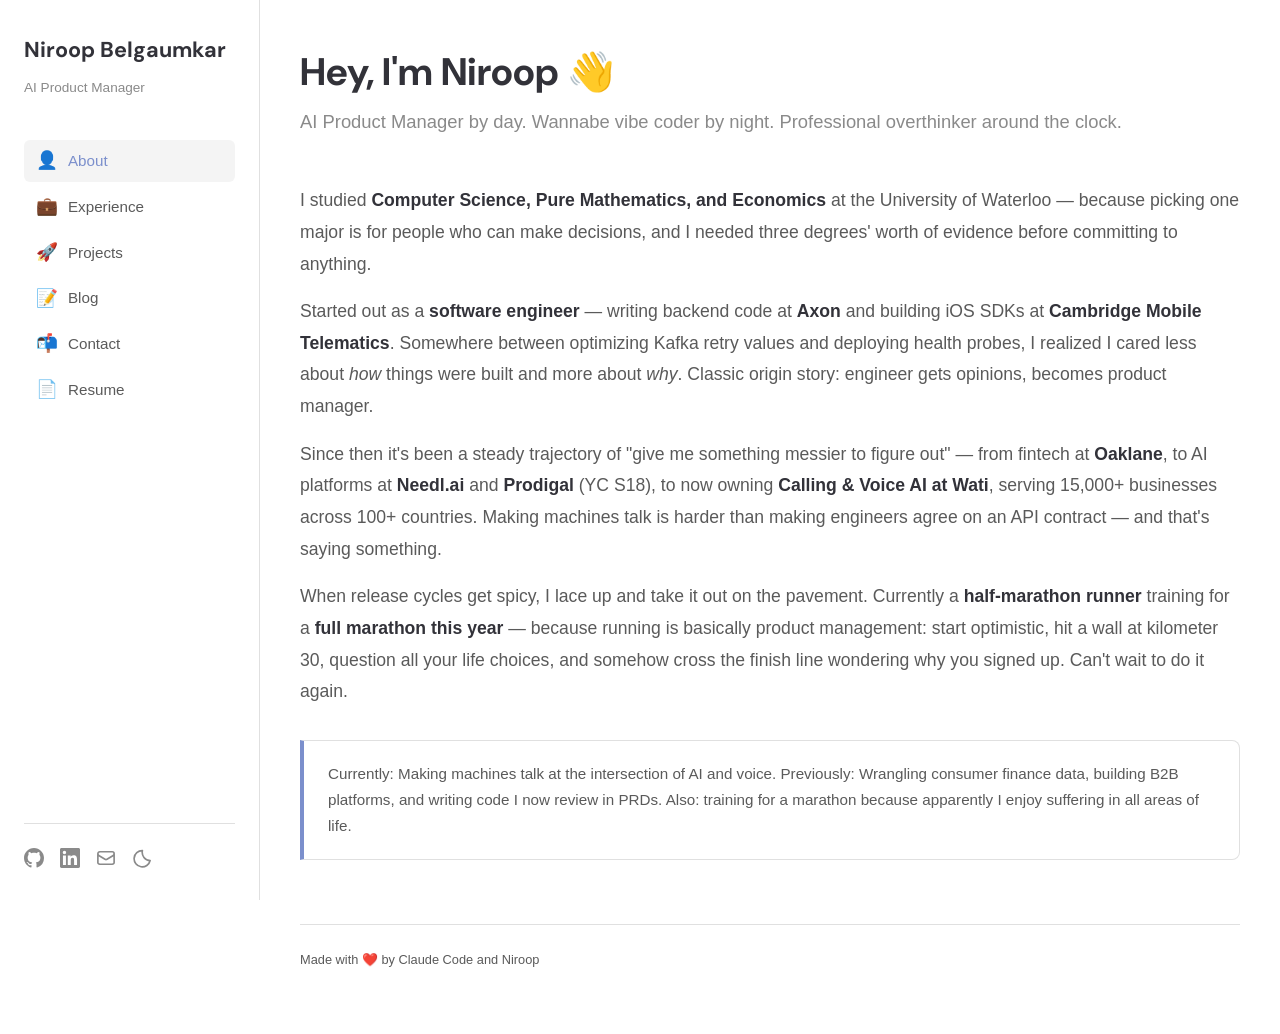
<file: index.html>
<!DOCTYPE html>
<html lang="en">
<head>
  <meta charset="UTF-8">
  <meta name="viewport" content="width=device-width, initial-scale=1.0">
  <title>Niroop Belgaumkar</title>
  <link rel="icon" type="image/png" href="./assets/favicon.png">
  <link rel="preconnect" href="https://fonts.googleapis.com">
  <link rel="preconnect" href="https://fonts.gstatic.com" crossorigin>
  <link href="https://fonts.googleapis.com/css2?family=DM+Sans:wght@400;500;600;700&display=swap" rel="stylesheet">
  <link rel="stylesheet" href="./css/style.css">
  <script>if(localStorage.getItem('theme')==='dark')document.documentElement.setAttribute('data-theme','dark');</script>
</head>
<body>
  <div class="site-wrapper">

    <!-- MOBILE NAV -->
    <div class="mobile-nav">
      <a href="index.html" class="mobile-nav-name">Niroop Belgaumkar</a>
      <button class="theme-toggle mobile-theme-toggle" aria-label="Toggle theme">
        <svg class="icon-moon" xmlns="http://www.w3.org/2000/svg" fill="none" viewBox="0 0 24 24" stroke-width="2" stroke="currentColor"><path stroke-linecap="round" stroke-linejoin="round" d="M21.752 15.002A9.718 9.718 0 0112.478 3.21a9.72 9.72 0 109.274 11.792z"/></svg>
        <svg class="icon-sun" xmlns="http://www.w3.org/2000/svg" fill="none" viewBox="0 0 24 24" stroke-width="2" stroke="currentColor"><path stroke-linecap="round" stroke-linejoin="round" d="M12 3v2.25m6.364.386l-1.591 1.591M21 12h-2.25m-.386 6.364l-1.591-1.591M12 18.75V21m-4.773-4.227l-1.591 1.591M5.25 12H3m4.227-4.773L5.636 5.636M15.75 12a3.75 3.75 0 11-7.5 0 3.75 3.75 0 017.5 0z"/></svg>
      </button>
      <button class="mobile-nav-toggle" aria-label="Toggle menu">
        <span></span><span></span><span></span>
      </button>
    </div>
    <div class="mobile-menu">
      <ul class="mobile-menu-nav">
        <li><a href="index.html" class="active"><span class="nav-icon">&#128100;</span> About</a></li>
        <li><a href="experience.html"><span class="nav-icon">&#128188;</span> Experience</a></li>
        <li><a href="projects.html"><span class="nav-icon">&#128640;</span> Projects</a></li>
        <li><a href="blog.html"><span class="nav-icon">&#128221;</span> Blog</a></li>
        <li><a href="contact.html"><span class="nav-icon">&#128236;</span> Contact</a></li>
        <li><a href="./assets/resume.pdf" target="_blank" rel="noopener noreferrer"><span class="nav-icon">&#128196;</span> Resume</a></li>
      </ul>
    </div>

    <!-- SIDEBAR -->
    <aside class="sidebar">
      <div class="sidebar-header">
        <a href="index.html" class="sidebar-name">Niroop Belgaumkar</a>
        <span class="sidebar-tagline">AI Product Manager</span>
      </div>
      <ul class="sidebar-nav">
        <li><a href="index.html" class="active"><span class="nav-icon">&#128100;</span> About</a></li>
        <li><a href="experience.html"><span class="nav-icon">&#128188;</span> Experience</a></li>
        <li><a href="projects.html"><span class="nav-icon">&#128640;</span> Projects</a></li>
        <li><a href="blog.html"><span class="nav-icon">&#128221;</span> Blog</a></li>
        <li><a href="contact.html"><span class="nav-icon">&#128236;</span> Contact</a></li>
        <li><a href="./assets/resume.pdf" target="_blank" rel="noopener noreferrer"><span class="nav-icon">&#128196;</span> Resume</a></li>
      </ul>
      <div class="sidebar-footer">
        <a href="https://github.com/101WaysToBug" target="_blank" rel="noopener noreferrer" aria-label="GitHub">
          <svg viewBox="0 0 24 24" fill="currentColor"><path d="M12 0C5.37 0 0 5.37 0 12c0 5.31 3.435 9.795 8.205 11.385.6.105.825-.255.825-.57 0-.285-.015-1.23-.015-2.235-3.015.555-3.795-.735-4.035-1.41-.135-.345-.72-1.41-1.23-1.695-.42-.225-1.02-.78-.015-.795.945-.015 1.62.87 1.845 1.23 1.08 1.815 2.805 1.305 3.495.99.105-.78.42-1.305.765-1.605-2.67-.3-5.46-1.335-5.46-5.925 0-1.305.465-2.385 1.23-3.225-.12-.3-.54-1.53.12-3.18 0 0 1.005-.315 3.3 1.23.96-.27 1.98-.405 3-.405s2.04.135 3 .405c2.295-1.56 3.3-1.23 3.3-1.23.66 1.65.24 2.88.12 3.18.765.84 1.23 1.905 1.23 3.225 0 4.605-2.805 5.625-5.475 5.925.435.375.81 1.095.81 2.22 0 1.605-.015 2.895-.015 3.3 0 .315.225.69.825.57A12.02 12.02 0 0024 12c0-6.63-5.37-12-12-12z"/></svg>
        </a>
        <a href="https://www.linkedin.com/in/nbelgaum/" target="_blank" rel="noopener noreferrer" aria-label="LinkedIn">
          <svg viewBox="0 0 24 24" fill="currentColor"><path d="M20.447 20.452h-3.554v-5.569c0-1.328-.027-3.037-1.852-3.037-1.853 0-2.136 1.445-2.136 2.939v5.667H9.351V9h3.414v1.561h.046c.477-.9 1.637-1.85 3.37-1.85 3.601 0 4.267 2.37 4.267 5.455v6.286zM5.337 7.433a2.062 2.062 0 01-2.063-2.065 2.064 2.064 0 112.063 2.065zm1.782 13.019H3.555V9h3.564v11.452zM22.225 0H1.771C.792 0 0 .774 0 1.729v20.542C0 23.227.792 24 1.771 24h20.451C23.2 24 24 23.227 24 22.271V1.729C24 .774 23.2 0 22.222 0h.003z"/></svg>
        </a>
        <a href="mailto:niroopbelgaumkar1@gmail.com" aria-label="Email">
          <svg xmlns="http://www.w3.org/2000/svg" fill="none" viewBox="0 0 24 24" stroke-width="2" stroke="currentColor"><path stroke-linecap="round" stroke-linejoin="round" d="M21.75 6.75v10.5a2.25 2.25 0 01-2.25 2.25h-15a2.25 2.25 0 01-2.25-2.25V6.75m19.5 0A2.25 2.25 0 0019.5 4.5h-15a2.25 2.25 0 00-2.25 2.25m19.5 0v.243a2.25 2.25 0 01-1.07 1.916l-7.5 4.615a2.25 2.25 0 01-2.36 0L3.32 8.91a2.25 2.25 0 01-1.07-1.916V6.75"/></svg>
        </a>
        <button class="theme-toggle" aria-label="Toggle theme">
          <svg class="icon-moon" xmlns="http://www.w3.org/2000/svg" fill="none" viewBox="0 0 24 24" stroke-width="2" stroke="currentColor"><path stroke-linecap="round" stroke-linejoin="round" d="M21.752 15.002A9.718 9.718 0 0112.478 3.21a9.72 9.72 0 109.274 11.792z"/></svg>
          <svg class="icon-sun" xmlns="http://www.w3.org/2000/svg" fill="none" viewBox="0 0 24 24" stroke-width="2" stroke="currentColor"><path stroke-linecap="round" stroke-linejoin="round" d="M12 3v2.25m6.364.386l-1.591 1.591M21 12h-2.25m-.386 6.364l-1.591-1.591M12 18.75V21m-4.773-4.227l-1.591 1.591M5.25 12H3m4.227-4.773L5.636 5.636M15.75 12a3.75 3.75 0 11-7.5 0 3.75 3.75 0 017.5 0z"/></svg>
        </button>
      </div>
    </aside>

    <!-- MAIN CONTENT -->
    <main class="main-content">
      <div class="content-area">

        <div class="page-hero">
          <h1>Hey, I'm Niroop <span style="display:inline-block;animation:wave 1.8s ease-in-out infinite;transform-origin:70% 70%;">&#128075;</span></h1>
          <p class="subtitle">AI Product Manager by day. Wannabe vibe coder by night. Professional overthinker around the clock.</p>
        </div>

        <div class="about-intro">
          <p>
            I studied <strong>Computer Science, Pure Mathematics, and Economics</strong> at the University of
            Waterloo &mdash; because picking one major is for people who can make decisions, and I needed
            three degrees' worth of evidence before committing to anything.
          </p>
          <p>
            Started out as a <strong>software engineer</strong> &mdash; writing backend code at <strong>Axon</strong>
            and building iOS SDKs at <strong>Cambridge Mobile Telematics</strong>. Somewhere between optimizing
            Kafka retry values and deploying health probes, I realized I cared less about <em>how</em> things
            were built and more about <em>why</em>. Classic origin story: engineer gets opinions, becomes
            product manager.
          </p>
          <p>
            Since then it's been a steady trajectory of "give me something messier to figure out" &mdash;
            from fintech at <strong>Oaklane</strong>, to AI platforms at <strong>Needl.ai</strong> and
            <strong>Prodigal</strong> (YC S18), to now owning <strong>Calling &amp; Voice AI at Wati</strong>,
            serving 15,000+ businesses across 100+ countries. Making machines talk is harder than making
            engineers agree on an API contract &mdash; and that's saying something.
          </p>
          <p>
            When release cycles get spicy, I lace up and take it out on the pavement. Currently a
            <strong>half-marathon runner</strong> training for a <strong>full marathon this year</strong> &mdash;
            because running is basically product management: start optimistic, hit a wall at kilometer 30,
            question all your life choices, and somehow cross the finish line wondering why you signed up.
            Can't wait to do it again.
          </p>
        </div>

        <div class="highlight-box">
          <p>Currently: Making machines talk at the intersection of AI and voice. Previously: Wrangling consumer finance data, building B2B platforms, and writing code I now review in PRDs. Also: training for a marathon because apparently I enjoy suffering in all areas of life.</p>
        </div>

        <footer class="site-footer">
          <p>Made with &#10084;&#65039; by Claude Code and Niroop</p>
        </footer>

      </div>
    </main>
  </div>

  <style>
    @keyframes wave {
      0%, 100% { transform: rotate(0deg); }
      25% { transform: rotate(20deg); }
      75% { transform: rotate(-10deg); }
    }
  </style>
  <script src="./js/main.js"></script>
  <script src="https://widget.wati.io/webchat.js?t=1052170&s=manual&d=14de5eb3-58f5-45cc-ac18-91405f9d3caa"></script>
</body>
</html>
</file>
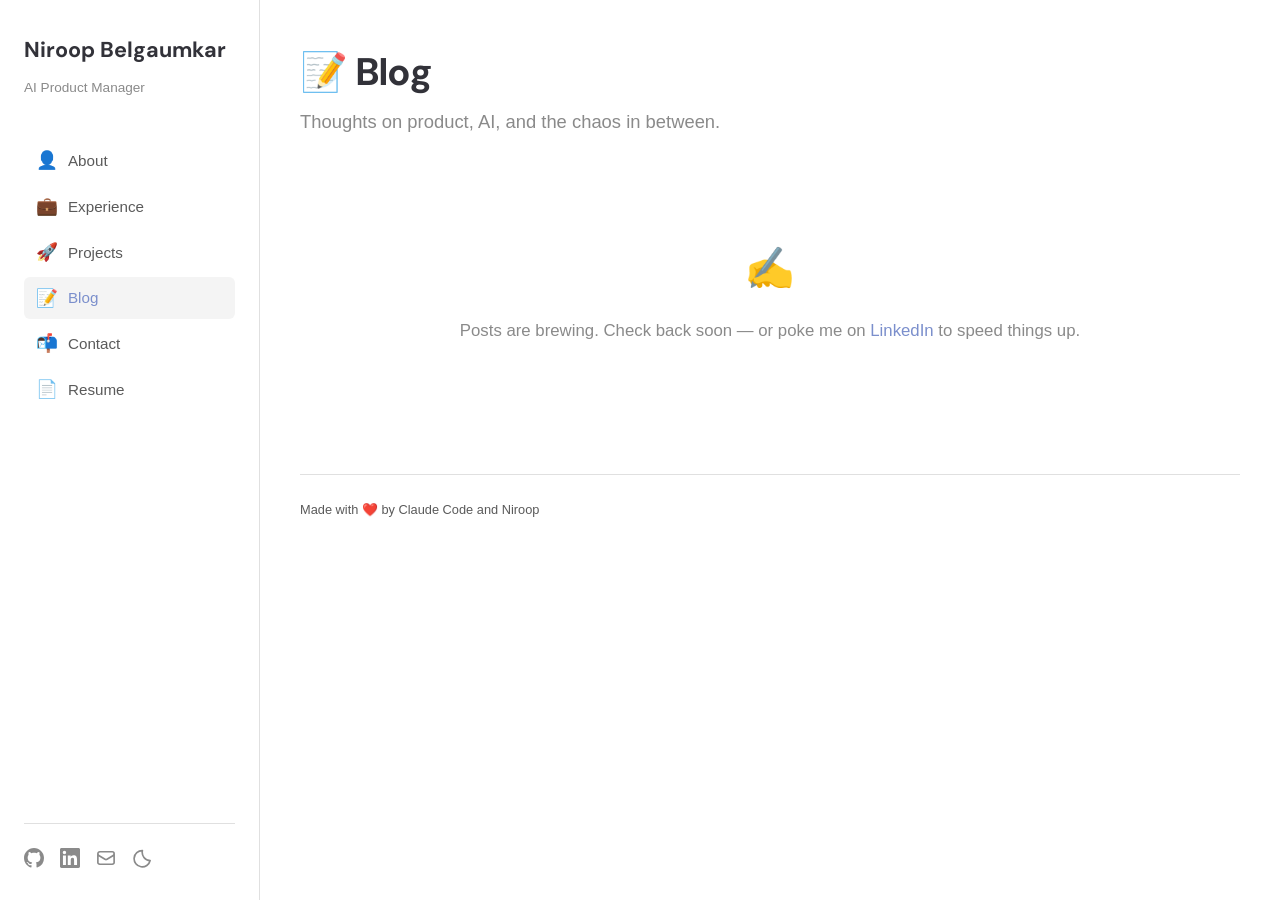
<file: blog.html>
<!DOCTYPE html>
<html lang="en">
<head>
  <meta charset="UTF-8">
  <meta name="viewport" content="width=device-width, initial-scale=1.0">
  <title>Blog - Niroop Belgaumkar</title>
  <link rel="icon" type="image/png" href="./assets/favicon.png">
  <link rel="preconnect" href="https://fonts.googleapis.com">
  <link rel="preconnect" href="https://fonts.gstatic.com" crossorigin>
  <link href="https://fonts.googleapis.com/css2?family=DM+Sans:wght@400;500;600;700&display=swap" rel="stylesheet">
  <link rel="stylesheet" href="./css/style.css">
  <script>if(localStorage.getItem('theme')==='dark')document.documentElement.setAttribute('data-theme','dark');</script>
</head>
<body>
  <div class="site-wrapper">

    <!-- MOBILE NAV -->
    <div class="mobile-nav">
      <a href="index.html" class="mobile-nav-name">Niroop Belgaumkar</a>
      <button class="theme-toggle mobile-theme-toggle" aria-label="Toggle theme">
        <svg class="icon-moon" xmlns="http://www.w3.org/2000/svg" fill="none" viewBox="0 0 24 24" stroke-width="2" stroke="currentColor"><path stroke-linecap="round" stroke-linejoin="round" d="M21.752 15.002A9.718 9.718 0 0112.478 3.21a9.72 9.72 0 109.274 11.792z"/></svg>
        <svg class="icon-sun" xmlns="http://www.w3.org/2000/svg" fill="none" viewBox="0 0 24 24" stroke-width="2" stroke="currentColor"><path stroke-linecap="round" stroke-linejoin="round" d="M12 3v2.25m6.364.386l-1.591 1.591M21 12h-2.25m-.386 6.364l-1.591-1.591M12 18.75V21m-4.773-4.227l-1.591 1.591M5.25 12H3m4.227-4.773L5.636 5.636M15.75 12a3.75 3.75 0 11-7.5 0 3.75 3.75 0 017.5 0z"/></svg>
      </button>
      <button class="mobile-nav-toggle" aria-label="Toggle menu">
        <span></span><span></span><span></span>
      </button>
    </div>
    <div class="mobile-menu">
      <ul class="mobile-menu-nav">
        <li><a href="index.html"><span class="nav-icon">&#128100;</span> About</a></li>
        <li><a href="experience.html"><span class="nav-icon">&#128188;</span> Experience</a></li>
        <li><a href="projects.html"><span class="nav-icon">&#128640;</span> Projects</a></li>
        <li><a href="blog.html" class="active"><span class="nav-icon">&#128221;</span> Blog</a></li>
        <li><a href="contact.html"><span class="nav-icon">&#128236;</span> Contact</a></li>
        <li><a href="./assets/resume.pdf" target="_blank" rel="noopener noreferrer"><span class="nav-icon">&#128196;</span> Resume</a></li>
      </ul>
    </div>

    <!-- SIDEBAR -->
    <aside class="sidebar">
      <div class="sidebar-header">
        <a href="index.html" class="sidebar-name">Niroop Belgaumkar</a>
        <span class="sidebar-tagline">AI Product Manager</span>
      </div>
      <ul class="sidebar-nav">
        <li><a href="index.html"><span class="nav-icon">&#128100;</span> About</a></li>
        <li><a href="experience.html"><span class="nav-icon">&#128188;</span> Experience</a></li>
        <li><a href="projects.html"><span class="nav-icon">&#128640;</span> Projects</a></li>
        <li><a href="blog.html" class="active"><span class="nav-icon">&#128221;</span> Blog</a></li>
        <li><a href="contact.html"><span class="nav-icon">&#128236;</span> Contact</a></li>
        <li><a href="./assets/resume.pdf" target="_blank" rel="noopener noreferrer"><span class="nav-icon">&#128196;</span> Resume</a></li>
      </ul>
      <div class="sidebar-footer">
        <a href="https://github.com/101WaysToBug" target="_blank" rel="noopener noreferrer" aria-label="GitHub">
          <svg viewBox="0 0 24 24" fill="currentColor"><path d="M12 0C5.37 0 0 5.37 0 12c0 5.31 3.435 9.795 8.205 11.385.6.105.825-.255.825-.57 0-.285-.015-1.23-.015-2.235-3.015.555-3.795-.735-4.035-1.41-.135-.345-.72-1.41-1.23-1.695-.42-.225-1.02-.78-.015-.795.945-.015 1.62.87 1.845 1.23 1.08 1.815 2.805 1.305 3.495.99.105-.78.42-1.305.765-1.605-2.67-.3-5.46-1.335-5.46-5.925 0-1.305.465-2.385 1.23-3.225-.12-.3-.54-1.53.12-3.18 0 0 1.005-.315 3.3 1.23.96-.27 1.98-.405 3-.405s2.04.135 3 .405c2.295-1.56 3.3-1.23 3.3-1.23.66 1.65.24 2.88.12 3.18.765.84 1.23 1.905 1.23 3.225 0 4.605-2.805 5.625-5.475 5.925.435.375.81 1.095.81 2.22 0 1.605-.015 2.895-.015 3.3 0 .315.225.69.825.57A12.02 12.02 0 0024 12c0-6.63-5.37-12-12-12z"/></svg>
        </a>
        <a href="https://www.linkedin.com/in/nbelgaum/" target="_blank" rel="noopener noreferrer" aria-label="LinkedIn">
          <svg viewBox="0 0 24 24" fill="currentColor"><path d="M20.447 20.452h-3.554v-5.569c0-1.328-.027-3.037-1.852-3.037-1.853 0-2.136 1.445-2.136 2.939v5.667H9.351V9h3.414v1.561h.046c.477-.9 1.637-1.85 3.37-1.85 3.601 0 4.267 2.37 4.267 5.455v6.286zM5.337 7.433a2.062 2.062 0 01-2.063-2.065 2.064 2.064 0 112.063 2.065zm1.782 13.019H3.555V9h3.564v11.452zM22.225 0H1.771C.792 0 0 .774 0 1.729v20.542C0 23.227.792 24 1.771 24h20.451C23.2 24 24 23.227 24 22.271V1.729C24 .774 23.2 0 22.222 0h.003z"/></svg>
        </a>
        <a href="mailto:niroopbelgaumkar1@gmail.com" aria-label="Email">
          <svg xmlns="http://www.w3.org/2000/svg" fill="none" viewBox="0 0 24 24" stroke-width="2" stroke="currentColor"><path stroke-linecap="round" stroke-linejoin="round" d="M21.75 6.75v10.5a2.25 2.25 0 01-2.25 2.25h-15a2.25 2.25 0 01-2.25-2.25V6.75m19.5 0A2.25 2.25 0 0019.5 4.5h-15a2.25 2.25 0 00-2.25 2.25m19.5 0v.243a2.25 2.25 0 01-1.07 1.916l-7.5 4.615a2.25 2.25 0 01-2.36 0L3.32 8.91a2.25 2.25 0 01-1.07-1.916V6.75"/></svg>
        </a>
        <button class="theme-toggle" aria-label="Toggle theme">
          <svg class="icon-moon" xmlns="http://www.w3.org/2000/svg" fill="none" viewBox="0 0 24 24" stroke-width="2" stroke="currentColor"><path stroke-linecap="round" stroke-linejoin="round" d="M21.752 15.002A9.718 9.718 0 0112.478 3.21a9.72 9.72 0 109.274 11.792z"/></svg>
          <svg class="icon-sun" xmlns="http://www.w3.org/2000/svg" fill="none" viewBox="0 0 24 24" stroke-width="2" stroke="currentColor"><path stroke-linecap="round" stroke-linejoin="round" d="M12 3v2.25m6.364.386l-1.591 1.591M21 12h-2.25m-.386 6.364l-1.591-1.591M12 18.75V21m-4.773-4.227l-1.591 1.591M5.25 12H3m4.227-4.773L5.636 5.636M15.75 12a3.75 3.75 0 11-7.5 0 3.75 3.75 0 017.5 0z"/></svg>
        </button>
      </div>
    </aside>

    <!-- MAIN CONTENT -->
    <main class="main-content">
      <div class="content-area">

        <div class="page-hero">
          <h1>&#128221; Blog</h1>
          <p class="subtitle">Thoughts on product, AI, and the chaos in between.</p>
        </div>

        <div class="blog-empty">
          <p style="font-size: 2.5rem; margin-bottom: 1rem;">&#9997;&#65039;</p>
          <p>Posts are brewing. Check back soon &mdash; or poke me on <a href="https://www.linkedin.com/in/nbelgaum/">LinkedIn</a> to speed things up.</p>
        </div>

        <!--
        When you add blog posts, use this template:

        <ul class="blog-list">
          <li class="blog-item">
            <div class="blog-item-date">2026-03-08</div>
            <h3><a href="#">Blog Post Title Here</a></h3>
            <p>A short description or excerpt of the blog post goes here.</p>
          </li>
        </ul>
        -->

        <footer class="site-footer">
          <p>Made with &#10084;&#65039; by Claude Code and Niroop</p>
        </footer>

      </div>
    </main>
  </div>

  <script src="./js/main.js"></script>
  <script src="https://widget.wati.io/webchat.js?t=1052170&s=manual&d=14de5eb3-58f5-45cc-ac18-91405f9d3caa"></script>
</body>
</html>
</file>
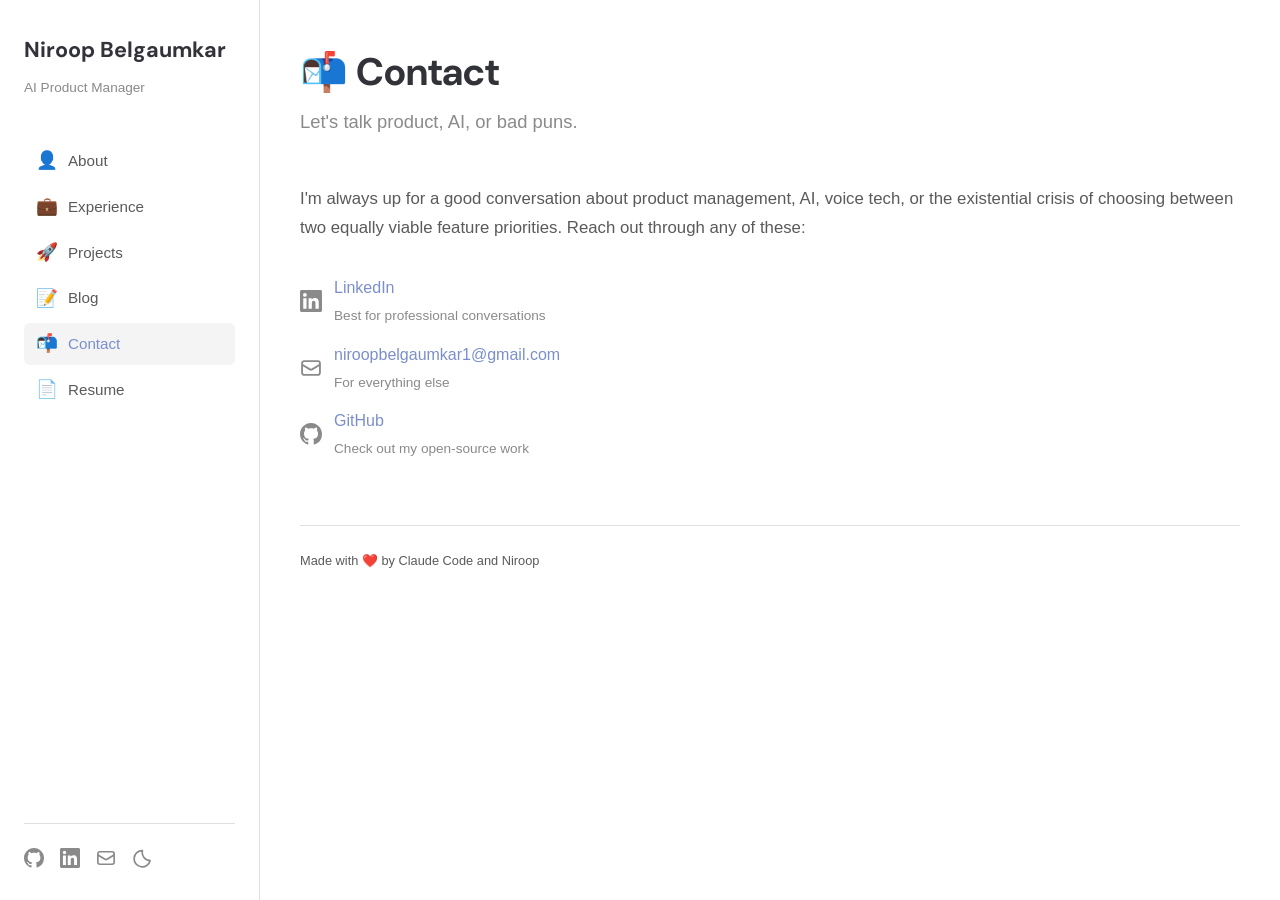
<file: contact.html>
<!DOCTYPE html>
<html lang="en">
<head>
  <meta charset="UTF-8">
  <meta name="viewport" content="width=device-width, initial-scale=1.0">
  <title>Contact - Niroop Belgaumkar</title>
  <link rel="icon" type="image/png" href="./assets/favicon.png">
  <link rel="preconnect" href="https://fonts.googleapis.com">
  <link rel="preconnect" href="https://fonts.gstatic.com" crossorigin>
  <link href="https://fonts.googleapis.com/css2?family=DM+Sans:wght@400;500;600;700&display=swap" rel="stylesheet">
  <link rel="stylesheet" href="./css/style.css">
  <script>if(localStorage.getItem('theme')==='dark')document.documentElement.setAttribute('data-theme','dark');</script>
</head>
<body>
  <div class="site-wrapper">

    <!-- MOBILE NAV -->
    <div class="mobile-nav">
      <a href="index.html" class="mobile-nav-name">Niroop Belgaumkar</a>
      <button class="theme-toggle mobile-theme-toggle" aria-label="Toggle theme">
        <svg class="icon-moon" xmlns="http://www.w3.org/2000/svg" fill="none" viewBox="0 0 24 24" stroke-width="2" stroke="currentColor"><path stroke-linecap="round" stroke-linejoin="round" d="M21.752 15.002A9.718 9.718 0 0112.478 3.21a9.72 9.72 0 109.274 11.792z"/></svg>
        <svg class="icon-sun" xmlns="http://www.w3.org/2000/svg" fill="none" viewBox="0 0 24 24" stroke-width="2" stroke="currentColor"><path stroke-linecap="round" stroke-linejoin="round" d="M12 3v2.25m6.364.386l-1.591 1.591M21 12h-2.25m-.386 6.364l-1.591-1.591M12 18.75V21m-4.773-4.227l-1.591 1.591M5.25 12H3m4.227-4.773L5.636 5.636M15.75 12a3.75 3.75 0 11-7.5 0 3.75 3.75 0 017.5 0z"/></svg>
      </button>
      <button class="mobile-nav-toggle" aria-label="Toggle menu">
        <span></span><span></span><span></span>
      </button>
    </div>
    <div class="mobile-menu">
      <ul class="mobile-menu-nav">
        <li><a href="index.html"><span class="nav-icon">&#128100;</span> About</a></li>
        <li><a href="experience.html"><span class="nav-icon">&#128188;</span> Experience</a></li>
        <li><a href="projects.html"><span class="nav-icon">&#128640;</span> Projects</a></li>
        <li><a href="blog.html"><span class="nav-icon">&#128221;</span> Blog</a></li>
        <li><a href="contact.html" class="active"><span class="nav-icon">&#128236;</span> Contact</a></li>
        <li><a href="./assets/resume.pdf" target="_blank" rel="noopener noreferrer"><span class="nav-icon">&#128196;</span> Resume</a></li>
      </ul>
    </div>

    <!-- SIDEBAR -->
    <aside class="sidebar">
      <div class="sidebar-header">
        <a href="index.html" class="sidebar-name">Niroop Belgaumkar</a>
        <span class="sidebar-tagline">AI Product Manager</span>
      </div>
      <ul class="sidebar-nav">
        <li><a href="index.html"><span class="nav-icon">&#128100;</span> About</a></li>
        <li><a href="experience.html"><span class="nav-icon">&#128188;</span> Experience</a></li>
        <li><a href="projects.html"><span class="nav-icon">&#128640;</span> Projects</a></li>
        <li><a href="blog.html"><span class="nav-icon">&#128221;</span> Blog</a></li>
        <li><a href="contact.html" class="active"><span class="nav-icon">&#128236;</span> Contact</a></li>
        <li><a href="./assets/resume.pdf" target="_blank" rel="noopener noreferrer"><span class="nav-icon">&#128196;</span> Resume</a></li>
      </ul>
      <div class="sidebar-footer">
        <a href="https://github.com/101WaysToBug" target="_blank" rel="noopener noreferrer" aria-label="GitHub">
          <svg viewBox="0 0 24 24" fill="currentColor"><path d="M12 0C5.37 0 0 5.37 0 12c0 5.31 3.435 9.795 8.205 11.385.6.105.825-.255.825-.57 0-.285-.015-1.23-.015-2.235-3.015.555-3.795-.735-4.035-1.41-.135-.345-.72-1.41-1.23-1.695-.42-.225-1.02-.78-.015-.795.945-.015 1.62.87 1.845 1.23 1.08 1.815 2.805 1.305 3.495.99.105-.78.42-1.305.765-1.605-2.67-.3-5.46-1.335-5.46-5.925 0-1.305.465-2.385 1.23-3.225-.12-.3-.54-1.53.12-3.18 0 0 1.005-.315 3.3 1.23.96-.27 1.98-.405 3-.405s2.04.135 3 .405c2.295-1.56 3.3-1.23 3.3-1.23.66 1.65.24 2.88.12 3.18.765.84 1.23 1.905 1.23 3.225 0 4.605-2.805 5.625-5.475 5.925.435.375.81 1.095.81 2.22 0 1.605-.015 2.895-.015 3.3 0 .315.225.69.825.57A12.02 12.02 0 0024 12c0-6.63-5.37-12-12-12z"/></svg>
        </a>
        <a href="https://www.linkedin.com/in/nbelgaum/" target="_blank" rel="noopener noreferrer" aria-label="LinkedIn">
          <svg viewBox="0 0 24 24" fill="currentColor"><path d="M20.447 20.452h-3.554v-5.569c0-1.328-.027-3.037-1.852-3.037-1.853 0-2.136 1.445-2.136 2.939v5.667H9.351V9h3.414v1.561h.046c.477-.9 1.637-1.85 3.37-1.85 3.601 0 4.267 2.37 4.267 5.455v6.286zM5.337 7.433a2.062 2.062 0 01-2.063-2.065 2.064 2.064 0 112.063 2.065zm1.782 13.019H3.555V9h3.564v11.452zM22.225 0H1.771C.792 0 0 .774 0 1.729v20.542C0 23.227.792 24 1.771 24h20.451C23.2 24 24 23.227 24 22.271V1.729C24 .774 23.2 0 22.222 0h.003z"/></svg>
        </a>
        <a href="mailto:niroopbelgaumkar1@gmail.com" aria-label="Email">
          <svg xmlns="http://www.w3.org/2000/svg" fill="none" viewBox="0 0 24 24" stroke-width="2" stroke="currentColor"><path stroke-linecap="round" stroke-linejoin="round" d="M21.75 6.75v10.5a2.25 2.25 0 01-2.25 2.25h-15a2.25 2.25 0 01-2.25-2.25V6.75m19.5 0A2.25 2.25 0 0019.5 4.5h-15a2.25 2.25 0 00-2.25 2.25m19.5 0v.243a2.25 2.25 0 01-1.07 1.916l-7.5 4.615a2.25 2.25 0 01-2.36 0L3.32 8.91a2.25 2.25 0 01-1.07-1.916V6.75"/></svg>
        </a>
        <button class="theme-toggle" aria-label="Toggle theme">
          <svg class="icon-moon" xmlns="http://www.w3.org/2000/svg" fill="none" viewBox="0 0 24 24" stroke-width="2" stroke="currentColor"><path stroke-linecap="round" stroke-linejoin="round" d="M21.752 15.002A9.718 9.718 0 0112.478 3.21a9.72 9.72 0 109.274 11.792z"/></svg>
          <svg class="icon-sun" xmlns="http://www.w3.org/2000/svg" fill="none" viewBox="0 0 24 24" stroke-width="2" stroke="currentColor"><path stroke-linecap="round" stroke-linejoin="round" d="M12 3v2.25m6.364.386l-1.591 1.591M21 12h-2.25m-.386 6.364l-1.591-1.591M12 18.75V21m-4.773-4.227l-1.591 1.591M5.25 12H3m4.227-4.773L5.636 5.636M15.75 12a3.75 3.75 0 11-7.5 0 3.75 3.75 0 017.5 0z"/></svg>
        </button>
      </div>
    </aside>

    <!-- MAIN CONTENT -->
    <main class="main-content">
      <div class="content-area">

        <div class="page-hero">
          <h1>&#128236; Contact</h1>
          <p class="subtitle">Let's talk product, AI, or bad puns.</p>
        </div>

        <p class="contact-text">
          I'm always up for a good conversation about product management, AI, voice tech, or the existential crisis of choosing between two equally viable feature priorities. Reach out through any of these:
        </p>

        <ul class="contact-links">
          <li class="contact-link-item">
            <svg viewBox="0 0 24 24" fill="currentColor"><path d="M20.447 20.452h-3.554v-5.569c0-1.328-.027-3.037-1.852-3.037-1.853 0-2.136 1.445-2.136 2.939v5.667H9.351V9h3.414v1.561h.046c.477-.9 1.637-1.85 3.37-1.85 3.601 0 4.267 2.37 4.267 5.455v6.286zM5.337 7.433a2.062 2.062 0 01-2.063-2.065 2.064 2.064 0 112.063 2.065zm1.782 13.019H3.555V9h3.564v11.452zM22.225 0H1.771C.792 0 0 .774 0 1.729v20.542C0 23.227.792 24 1.771 24h20.451C23.2 24 24 23.227 24 22.271V1.729C24 .774 23.2 0 22.222 0h.003z"/></svg>
            <div>
              <a href="https://www.linkedin.com/in/nbelgaum/" target="_blank" rel="noopener noreferrer">LinkedIn</a>
              <br><span>Best for professional conversations</span>
            </div>
          </li>
          <li class="contact-link-item">
            <svg xmlns="http://www.w3.org/2000/svg" fill="none" viewBox="0 0 24 24" stroke-width="2" stroke="currentColor"><path stroke-linecap="round" stroke-linejoin="round" d="M21.75 6.75v10.5a2.25 2.25 0 01-2.25 2.25h-15a2.25 2.25 0 01-2.25-2.25V6.75m19.5 0A2.25 2.25 0 0019.5 4.5h-15a2.25 2.25 0 00-2.25 2.25m19.5 0v.243a2.25 2.25 0 01-1.07 1.916l-7.5 4.615a2.25 2.25 0 01-2.36 0L3.32 8.91a2.25 2.25 0 01-1.07-1.916V6.75"/></svg>
            <div>
              <a href="mailto:niroopbelgaumkar1@gmail.com">niroopbelgaumkar1@gmail.com</a>
              <br><span>For everything else</span>
            </div>
          </li>
          <li class="contact-link-item">
            <svg viewBox="0 0 24 24" fill="currentColor"><path d="M12 0C5.37 0 0 5.37 0 12c0 5.31 3.435 9.795 8.205 11.385.6.105.825-.255.825-.57 0-.285-.015-1.23-.015-2.235-3.015.555-3.795-.735-4.035-1.41-.135-.345-.72-1.41-1.23-1.695-.42-.225-1.02-.78-.015-.795.945-.015 1.62.87 1.845 1.23 1.08 1.815 2.805 1.305 3.495.99.105-.78.42-1.305.765-1.605-2.67-.3-5.46-1.335-5.46-5.925 0-1.305.465-2.385 1.23-3.225-.12-.3-.54-1.53.12-3.18 0 0 1.005-.315 3.3 1.23.96-.27 1.98-.405 3-.405s2.04.135 3 .405c2.295-1.56 3.3-1.23 3.3-1.23.66 1.65.24 2.88.12 3.18.765.84 1.23 1.905 1.23 3.225 0 4.605-2.805 5.625-5.475 5.925.435.375.81 1.095.81 2.22 0 1.605-.015 2.895-.015 3.3 0 .315.225.69.825.57A12.02 12.02 0 0024 12c0-6.63-5.37-12-12-12z"/></svg>
            <div>
              <a href="https://github.com/101WaysToBug" target="_blank" rel="noopener noreferrer">GitHub</a>
              <br><span>Check out my open-source work</span>
            </div>
          </li>
        </ul>

        <footer class="site-footer">
          <p>Made with &#10084;&#65039; by Claude Code and Niroop</p>
        </footer>

      </div>
    </main>
  </div>

  <script src="./js/main.js"></script>
  <script src="https://widget.wati.io/webchat.js?t=1052170&s=manual&d=14de5eb3-58f5-45cc-ac18-91405f9d3caa"></script>
</body>
</html>
</file>
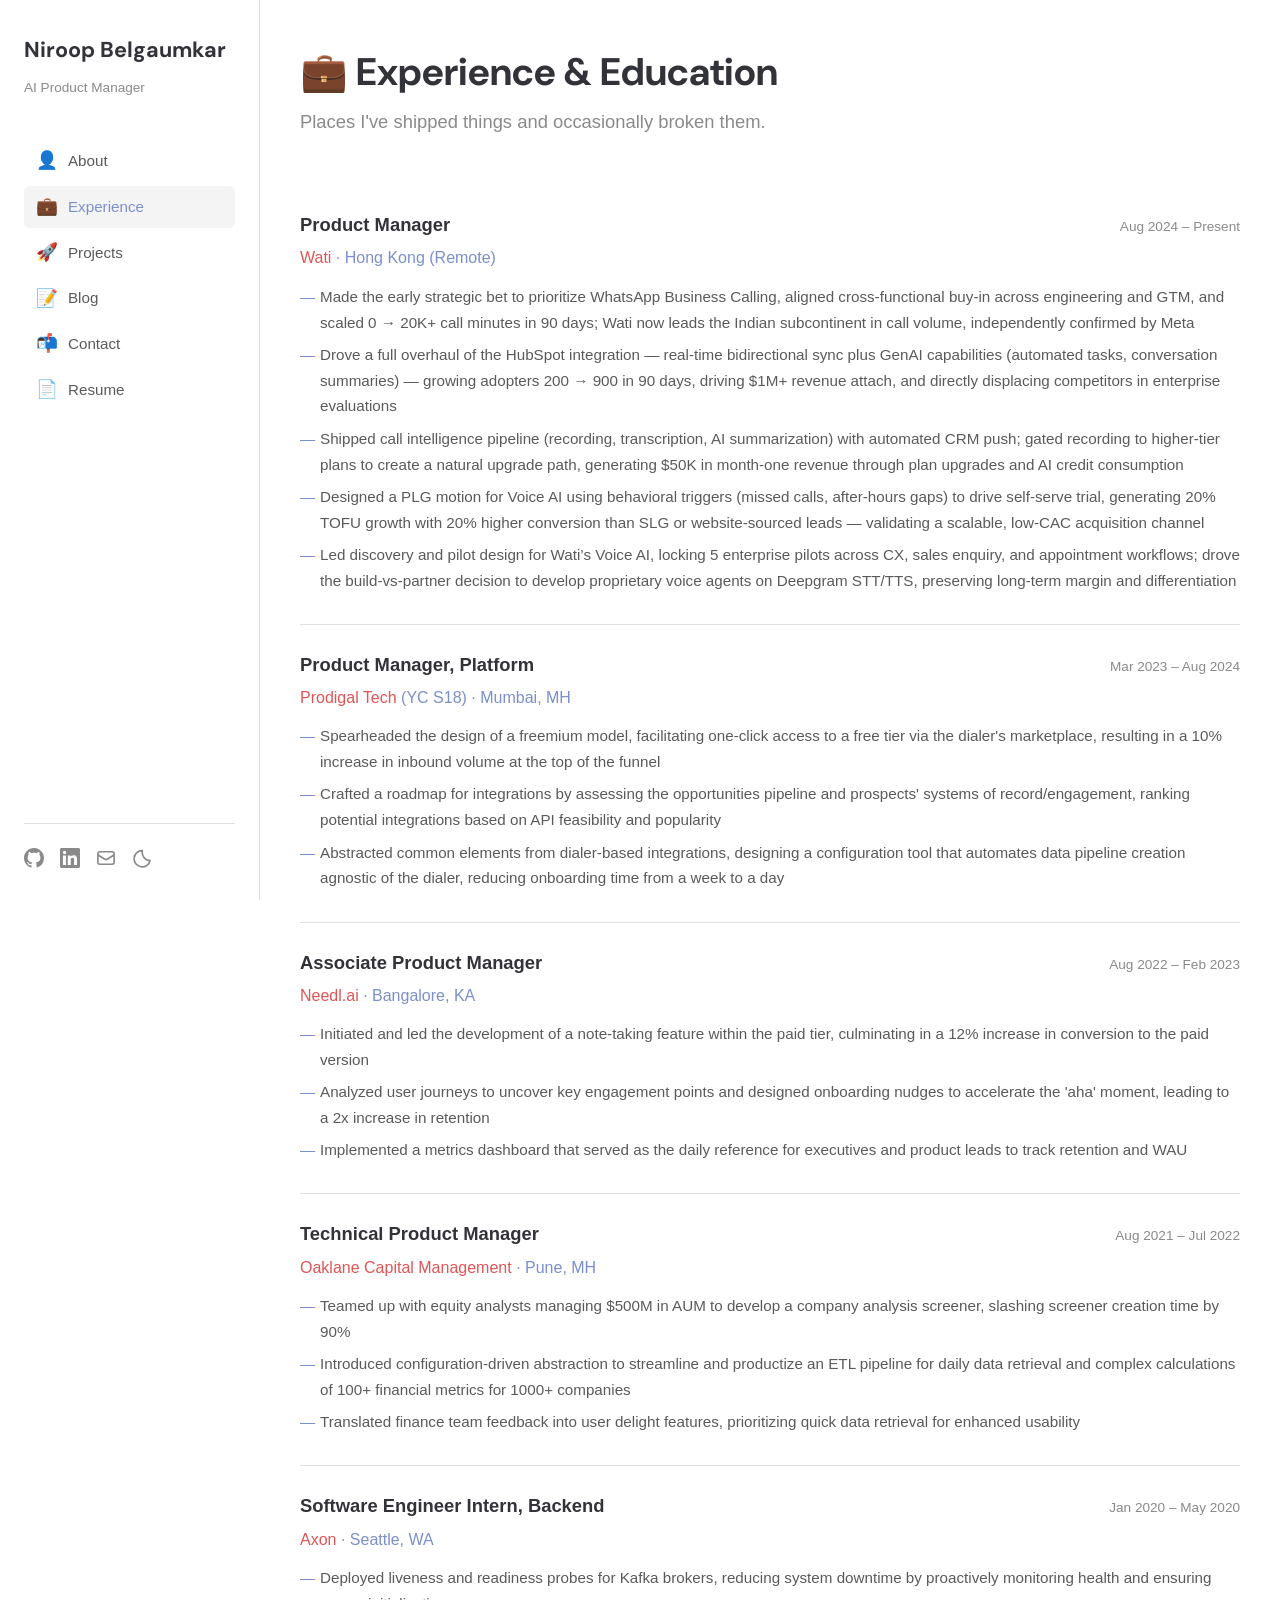
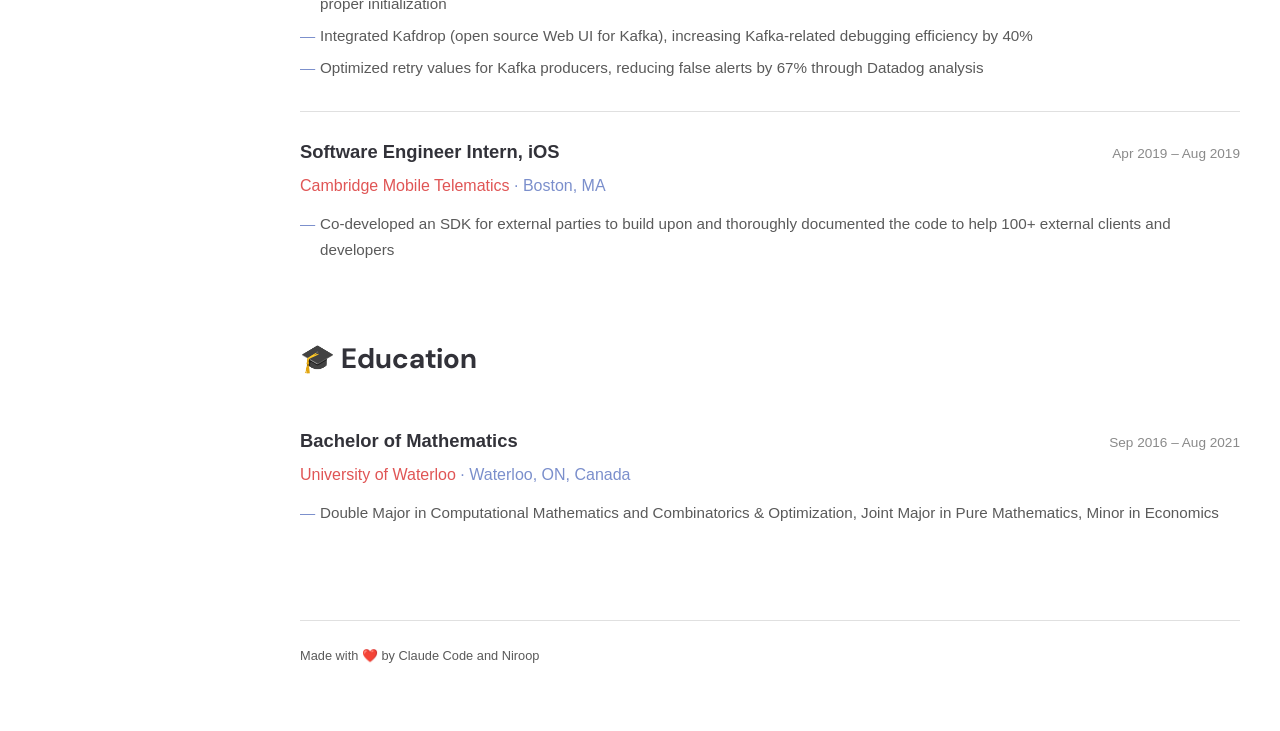
<file: experience.html>
<!DOCTYPE html>
<html lang="en">
<head>
  <meta charset="UTF-8">
  <meta name="viewport" content="width=device-width, initial-scale=1.0">
  <title>Experience & Education - Niroop Belgaumkar</title>
  <link rel="icon" type="image/png" href="./assets/favicon.png">
  <link rel="preconnect" href="https://fonts.googleapis.com">
  <link rel="preconnect" href="https://fonts.gstatic.com" crossorigin>
  <link href="https://fonts.googleapis.com/css2?family=DM+Sans:wght@400;500;600;700&display=swap" rel="stylesheet">
  <link rel="stylesheet" href="./css/style.css">
  <script>if(localStorage.getItem('theme')==='dark')document.documentElement.setAttribute('data-theme','dark');</script>
</head>
<body>
  <div class="site-wrapper">

    <!-- MOBILE NAV -->
    <div class="mobile-nav">
      <a href="index.html" class="mobile-nav-name">Niroop Belgaumkar</a>
      <button class="theme-toggle mobile-theme-toggle" aria-label="Toggle theme">
        <svg class="icon-moon" xmlns="http://www.w3.org/2000/svg" fill="none" viewBox="0 0 24 24" stroke-width="2" stroke="currentColor"><path stroke-linecap="round" stroke-linejoin="round" d="M21.752 15.002A9.718 9.718 0 0112.478 3.21a9.72 9.72 0 109.274 11.792z"/></svg>
        <svg class="icon-sun" xmlns="http://www.w3.org/2000/svg" fill="none" viewBox="0 0 24 24" stroke-width="2" stroke="currentColor"><path stroke-linecap="round" stroke-linejoin="round" d="M12 3v2.25m6.364.386l-1.591 1.591M21 12h-2.25m-.386 6.364l-1.591-1.591M12 18.75V21m-4.773-4.227l-1.591 1.591M5.25 12H3m4.227-4.773L5.636 5.636M15.75 12a3.75 3.75 0 11-7.5 0 3.75 3.75 0 017.5 0z"/></svg>
      </button>
      <button class="mobile-nav-toggle" aria-label="Toggle menu">
        <span></span><span></span><span></span>
      </button>
    </div>
    <div class="mobile-menu">
      <ul class="mobile-menu-nav">
        <li><a href="index.html"><span class="nav-icon">&#128100;</span> About</a></li>
        <li><a href="experience.html" class="active"><span class="nav-icon">&#128188;</span> Experience</a></li>
        <li><a href="projects.html"><span class="nav-icon">&#128640;</span> Projects</a></li>
        <li><a href="blog.html"><span class="nav-icon">&#128221;</span> Blog</a></li>
        <li><a href="contact.html"><span class="nav-icon">&#128236;</span> Contact</a></li>
        <li><a href="./assets/resume.pdf" target="_blank" rel="noopener noreferrer"><span class="nav-icon">&#128196;</span> Resume</a></li>
      </ul>
    </div>

    <!-- SIDEBAR -->
    <aside class="sidebar">
      <div class="sidebar-header">
        <a href="index.html" class="sidebar-name">Niroop Belgaumkar</a>
        <span class="sidebar-tagline">AI Product Manager</span>
      </div>
      <ul class="sidebar-nav">
        <li><a href="index.html"><span class="nav-icon">&#128100;</span> About</a></li>
        <li><a href="experience.html" class="active"><span class="nav-icon">&#128188;</span> Experience</a></li>
        <li><a href="projects.html"><span class="nav-icon">&#128640;</span> Projects</a></li>
        <li><a href="blog.html"><span class="nav-icon">&#128221;</span> Blog</a></li>
        <li><a href="contact.html"><span class="nav-icon">&#128236;</span> Contact</a></li>
        <li><a href="./assets/resume.pdf" target="_blank" rel="noopener noreferrer"><span class="nav-icon">&#128196;</span> Resume</a></li>
      </ul>
      <div class="sidebar-footer">
        <a href="https://github.com/101WaysToBug" target="_blank" rel="noopener noreferrer" aria-label="GitHub">
          <svg viewBox="0 0 24 24" fill="currentColor"><path d="M12 0C5.37 0 0 5.37 0 12c0 5.31 3.435 9.795 8.205 11.385.6.105.825-.255.825-.57 0-.285-.015-1.23-.015-2.235-3.015.555-3.795-.735-4.035-1.41-.135-.345-.72-1.41-1.23-1.695-.42-.225-1.02-.78-.015-.795.945-.015 1.62.87 1.845 1.23 1.08 1.815 2.805 1.305 3.495.99.105-.78.42-1.305.765-1.605-2.67-.3-5.46-1.335-5.46-5.925 0-1.305.465-2.385 1.23-3.225-.12-.3-.54-1.53.12-3.18 0 0 1.005-.315 3.3 1.23.96-.27 1.98-.405 3-.405s2.04.135 3 .405c2.295-1.56 3.3-1.23 3.3-1.23.66 1.65.24 2.88.12 3.18.765.84 1.23 1.905 1.23 3.225 0 4.605-2.805 5.625-5.475 5.925.435.375.81 1.095.81 2.22 0 1.605-.015 2.895-.015 3.3 0 .315.225.69.825.57A12.02 12.02 0 0024 12c0-6.63-5.37-12-12-12z"/></svg>
        </a>
        <a href="https://www.linkedin.com/in/nbelgaum/" target="_blank" rel="noopener noreferrer" aria-label="LinkedIn">
          <svg viewBox="0 0 24 24" fill="currentColor"><path d="M20.447 20.452h-3.554v-5.569c0-1.328-.027-3.037-1.852-3.037-1.853 0-2.136 1.445-2.136 2.939v5.667H9.351V9h3.414v1.561h.046c.477-.9 1.637-1.85 3.37-1.85 3.601 0 4.267 2.37 4.267 5.455v6.286zM5.337 7.433a2.062 2.062 0 01-2.063-2.065 2.064 2.064 0 112.063 2.065zm1.782 13.019H3.555V9h3.564v11.452zM22.225 0H1.771C.792 0 0 .774 0 1.729v20.542C0 23.227.792 24 1.771 24h20.451C23.2 24 24 23.227 24 22.271V1.729C24 .774 23.2 0 22.222 0h.003z"/></svg>
        </a>
        <a href="mailto:niroopbelgaumkar1@gmail.com" aria-label="Email">
          <svg xmlns="http://www.w3.org/2000/svg" fill="none" viewBox="0 0 24 24" stroke-width="2" stroke="currentColor"><path stroke-linecap="round" stroke-linejoin="round" d="M21.75 6.75v10.5a2.25 2.25 0 01-2.25 2.25h-15a2.25 2.25 0 01-2.25-2.25V6.75m19.5 0A2.25 2.25 0 0019.5 4.5h-15a2.25 2.25 0 00-2.25 2.25m19.5 0v.243a2.25 2.25 0 01-1.07 1.916l-7.5 4.615a2.25 2.25 0 01-2.36 0L3.32 8.91a2.25 2.25 0 01-1.07-1.916V6.75"/></svg>
        </a>
        <button class="theme-toggle" aria-label="Toggle theme">
          <svg class="icon-moon" xmlns="http://www.w3.org/2000/svg" fill="none" viewBox="0 0 24 24" stroke-width="2" stroke="currentColor"><path stroke-linecap="round" stroke-linejoin="round" d="M21.752 15.002A9.718 9.718 0 0112.478 3.21a9.72 9.72 0 109.274 11.792z"/></svg>
          <svg class="icon-sun" xmlns="http://www.w3.org/2000/svg" fill="none" viewBox="0 0 24 24" stroke-width="2" stroke="currentColor"><path stroke-linecap="round" stroke-linejoin="round" d="M12 3v2.25m6.364.386l-1.591 1.591M21 12h-2.25m-.386 6.364l-1.591-1.591M12 18.75V21m-4.773-4.227l-1.591 1.591M5.25 12H3m4.227-4.773L5.636 5.636M15.75 12a3.75 3.75 0 11-7.5 0 3.75 3.75 0 017.5 0z"/></svg>
        </button>
      </div>
    </aside>

    <!-- MAIN CONTENT -->
    <main class="main-content">
      <div class="content-area">

        <div class="page-hero">
          <h1>&#128188; Experience &amp; Education</h1>
          <p class="subtitle">Places I've shipped things and occasionally broken them.</p>
        </div>

        <ul class="experience-list">

          <li class="experience-item">
            <div class="exp-header">
              <span class="exp-title">Product Manager</span>
              <span class="exp-date">Aug 2024 &ndash; Present</span>
            </div>
            <div class="exp-company"><a href="https://www.wati.io" target="_blank" rel="noopener noreferrer">Wati</a> &middot; Hong Kong (Remote)</div>
            <ul class="exp-bullets">
              <li>Made the early strategic bet to prioritize WhatsApp Business Calling, aligned cross-functional buy-in across engineering and GTM, and scaled 0 &rarr; 20K+ call minutes in 90 days; Wati now leads the Indian subcontinent in call volume, independently confirmed by Meta</li>
              <li>Drove a full overhaul of the HubSpot integration &mdash; real-time bidirectional sync plus GenAI capabilities (automated tasks, conversation summaries) &mdash; growing adopters 200 &rarr; 900 in 90 days, driving $1M+ revenue attach, and directly displacing competitors in enterprise evaluations</li>
              <li>Shipped call intelligence pipeline (recording, transcription, AI summarization) with automated CRM push; gated recording to higher-tier plans to create a natural upgrade path, generating $50K in month-one revenue through plan upgrades and AI credit consumption</li>
              <li>Designed a PLG motion for Voice AI using behavioral triggers (missed calls, after-hours gaps) to drive self-serve trial, generating 20% TOFU growth with 20% higher conversion than SLG or website-sourced leads &mdash; validating a scalable, low-CAC acquisition channel</li>
              <li>Led discovery and pilot design for Wati&rsquo;s Voice AI, locking 5 enterprise pilots across CX, sales enquiry, and appointment workflows; drove the build-vs-partner decision to develop proprietary voice agents on Deepgram STT/TTS, preserving long-term margin and differentiation</li>
            </ul>
          </li>

          <li class="experience-item">
            <div class="exp-header">
              <span class="exp-title">Product Manager, Platform</span>
              <span class="exp-date">Mar 2023 &ndash; Aug 2024</span>
            </div>
            <div class="exp-company"><a href="https://www.prodigaltech.com" target="_blank" rel="noopener noreferrer">Prodigal Tech</a> (YC S18) &middot; Mumbai, MH</div>
            <ul class="exp-bullets">
              <li>Spearheaded the design of a freemium model, facilitating one-click access to a free tier via the dialer's marketplace, resulting in a 10% increase in inbound volume at the top of the funnel</li>
              <li>Crafted a roadmap for integrations by assessing the opportunities pipeline and prospects' systems of record/engagement, ranking potential integrations based on API feasibility and popularity</li>
              <li>Abstracted common elements from dialer-based integrations, designing a configuration tool that automates data pipeline creation agnostic of the dialer, reducing onboarding time from a week to a day</li>
            </ul>
          </li>

          <li class="experience-item">
            <div class="exp-header">
              <span class="exp-title">Associate Product Manager</span>
              <span class="exp-date">Aug 2022 &ndash; Feb 2023</span>
            </div>
            <div class="exp-company"><a href="https://www.needl.ai" target="_blank" rel="noopener noreferrer">Needl.ai</a> &middot; Bangalore, KA</div>
            <ul class="exp-bullets">
              <li>Initiated and led the development of a note-taking feature within the paid tier, culminating in a 12% increase in conversion to the paid version</li>
              <li>Analyzed user journeys to uncover key engagement points and designed onboarding nudges to accelerate the 'aha' moment, leading to a 2x increase in retention</li>
              <li>Implemented a metrics dashboard that served as the daily reference for executives and product leads to track retention and WAU</li>
            </ul>
          </li>

          <li class="experience-item">
            <div class="exp-header">
              <span class="exp-title">Technical Product Manager</span>
              <span class="exp-date">Aug 2021 &ndash; Jul 2022</span>
            </div>
            <div class="exp-company"><a href="https://www.oaklanecapital.com" target="_blank" rel="noopener noreferrer">Oaklane Capital Management</a> &middot; Pune, MH</div>
            <ul class="exp-bullets">
              <li>Teamed up with equity analysts managing $500M in AUM to develop a company analysis screener, slashing screener creation time by 90%</li>
              <li>Introduced configuration-driven abstraction to streamline and productize an ETL pipeline for daily data retrieval and complex calculations of 100+ financial metrics for 1000+ companies</li>
              <li>Translated finance team feedback into user delight features, prioritizing quick data retrieval for enhanced usability</li>
            </ul>
          </li>

          <li class="experience-item">
            <div class="exp-header">
              <span class="exp-title">Software Engineer Intern, Backend</span>
              <span class="exp-date">Jan 2020 &ndash; May 2020</span>
            </div>
            <div class="exp-company"><a href="https://www.axon.com" target="_blank" rel="noopener noreferrer">Axon</a> &middot; Seattle, WA</div>
            <ul class="exp-bullets">
              <li>Deployed liveness and readiness probes for Kafka brokers, reducing system downtime by proactively monitoring health and ensuring proper initialization</li>
              <li>Integrated Kafdrop (open source Web UI for Kafka), increasing Kafka-related debugging efficiency by 40%</li>
              <li>Optimized retry values for Kafka producers, reducing false alerts by 67% through Datadog analysis</li>
            </ul>
          </li>

          <li class="experience-item">
            <div class="exp-header">
              <span class="exp-title">Software Engineer Intern, iOS</span>
              <span class="exp-date">Apr 2019 &ndash; Aug 2019</span>
            </div>
            <div class="exp-company"><a href="https://www.cmtelematics.com" target="_blank" rel="noopener noreferrer">Cambridge Mobile Telematics</a> &middot; Boston, MA</div>
            <ul class="exp-bullets">
              <li>Co-developed an SDK for external parties to build upon and thoroughly documented the code to help 100+ external clients and developers</li>
            </ul>
          </li>

        </ul>

        <h2 style="margin-top: 3rem;">&#127891; Education</h2>

        <ul class="experience-list">
          <li class="experience-item">
            <div class="exp-header">
              <span class="exp-title">Bachelor of Mathematics</span>
              <span class="exp-date">Sep 2016 &ndash; Aug 2021</span>
            </div>
            <div class="exp-company"><a href="https://uwaterloo.ca" target="_blank" rel="noopener noreferrer">University of Waterloo</a> &middot; Waterloo, ON, Canada</div>
            <ul class="exp-bullets">
              <li>Double Major in Computational Mathematics and Combinatorics &amp; Optimization, Joint Major in Pure Mathematics, Minor in Economics</li>
            </ul>
          </li>
        </ul>

        <footer class="site-footer">
          <p>Made with &#10084;&#65039; by Claude Code and Niroop</p>
        </footer>

      </div>
    </main>
  </div>

  <script src="./js/main.js"></script>
  <script src="https://widget.wati.io/webchat.js?t=1052170&s=manual&d=14de5eb3-58f5-45cc-ac18-91405f9d3caa"></script>
</body>
</html>
</file>
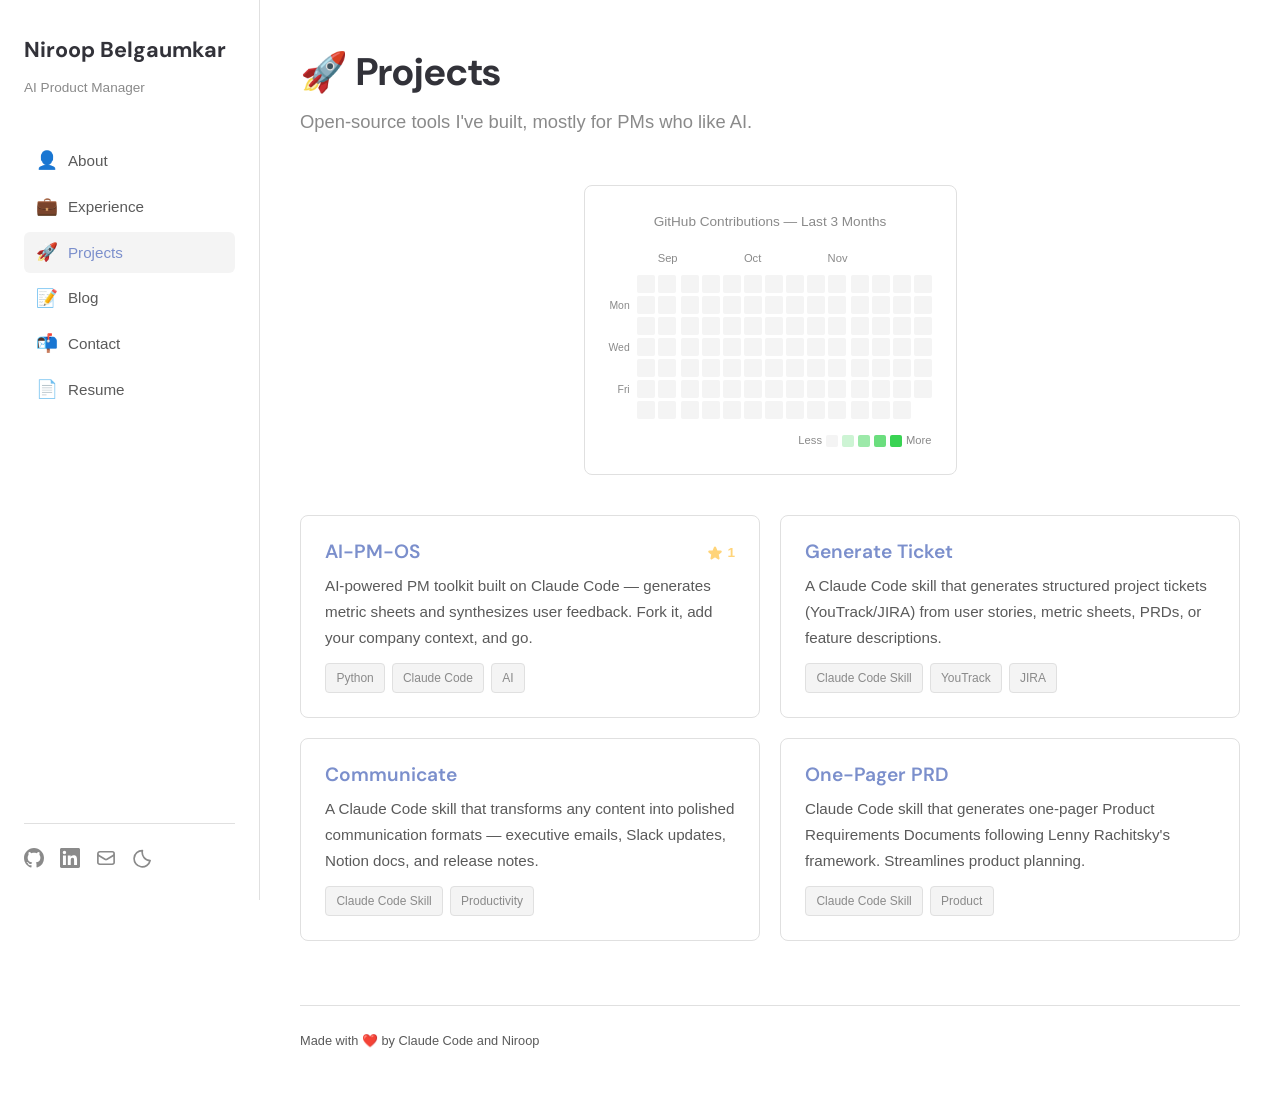
<file: projects.html>
<!DOCTYPE html>
<html lang="en">
<head>
  <meta charset="UTF-8">
  <meta name="viewport" content="width=device-width, initial-scale=1.0">
  <title>Projects - Niroop Belgaumkar</title>
  <link rel="icon" type="image/png" href="./assets/favicon.png">
  <link rel="preconnect" href="https://fonts.googleapis.com">
  <link rel="preconnect" href="https://fonts.gstatic.com" crossorigin>
  <link href="https://fonts.googleapis.com/css2?family=DM+Sans:wght@400;500;600;700&display=swap" rel="stylesheet">
  <link rel="stylesheet" href="./css/style.css">
  <script>if(localStorage.getItem('theme')==='dark')document.documentElement.setAttribute('data-theme','dark');</script>
</head>
<body>
  <div class="site-wrapper">

    <!-- MOBILE NAV -->
    <div class="mobile-nav">
      <a href="index.html" class="mobile-nav-name">Niroop Belgaumkar</a>
      <button class="theme-toggle mobile-theme-toggle" aria-label="Toggle theme">
        <svg class="icon-moon" xmlns="http://www.w3.org/2000/svg" fill="none" viewBox="0 0 24 24" stroke-width="2" stroke="currentColor"><path stroke-linecap="round" stroke-linejoin="round" d="M21.752 15.002A9.718 9.718 0 0112.478 3.21a9.72 9.72 0 109.274 11.792z"/></svg>
        <svg class="icon-sun" xmlns="http://www.w3.org/2000/svg" fill="none" viewBox="0 0 24 24" stroke-width="2" stroke="currentColor"><path stroke-linecap="round" stroke-linejoin="round" d="M12 3v2.25m6.364.386l-1.591 1.591M21 12h-2.25m-.386 6.364l-1.591-1.591M12 18.75V21m-4.773-4.227l-1.591 1.591M5.25 12H3m4.227-4.773L5.636 5.636M15.75 12a3.75 3.75 0 11-7.5 0 3.75 3.75 0 017.5 0z"/></svg>
      </button>
      <button class="mobile-nav-toggle" aria-label="Toggle menu">
        <span></span><span></span><span></span>
      </button>
    </div>
    <div class="mobile-menu">
      <ul class="mobile-menu-nav">
        <li><a href="index.html"><span class="nav-icon">&#128100;</span> About</a></li>
        <li><a href="experience.html"><span class="nav-icon">&#128188;</span> Experience</a></li>
        <li><a href="projects.html" class="active"><span class="nav-icon">&#128640;</span> Projects</a></li>
        <li><a href="blog.html"><span class="nav-icon">&#128221;</span> Blog</a></li>
        <li><a href="contact.html"><span class="nav-icon">&#128236;</span> Contact</a></li>
        <li><a href="./assets/resume.pdf" target="_blank" rel="noopener noreferrer"><span class="nav-icon">&#128196;</span> Resume</a></li>
      </ul>
    </div>

    <!-- SIDEBAR -->
    <aside class="sidebar">
      <div class="sidebar-header">
        <a href="index.html" class="sidebar-name">Niroop Belgaumkar</a>
        <span class="sidebar-tagline">AI Product Manager</span>
      </div>
      <ul class="sidebar-nav">
        <li><a href="index.html"><span class="nav-icon">&#128100;</span> About</a></li>
        <li><a href="experience.html"><span class="nav-icon">&#128188;</span> Experience</a></li>
        <li><a href="projects.html" class="active"><span class="nav-icon">&#128640;</span> Projects</a></li>
        <li><a href="blog.html"><span class="nav-icon">&#128221;</span> Blog</a></li>
        <li><a href="contact.html"><span class="nav-icon">&#128236;</span> Contact</a></li>
        <li><a href="./assets/resume.pdf" target="_blank" rel="noopener noreferrer"><span class="nav-icon">&#128196;</span> Resume</a></li>
      </ul>
      <div class="sidebar-footer">
        <a href="https://github.com/101WaysToBug" target="_blank" rel="noopener noreferrer" aria-label="GitHub">
          <svg viewBox="0 0 24 24" fill="currentColor"><path d="M12 0C5.37 0 0 5.37 0 12c0 5.31 3.435 9.795 8.205 11.385.6.105.825-.255.825-.57 0-.285-.015-1.23-.015-2.235-3.015.555-3.795-.735-4.035-1.41-.135-.345-.72-1.41-1.23-1.695-.42-.225-1.02-.78-.015-.795.945-.015 1.62.87 1.845 1.23 1.08 1.815 2.805 1.305 3.495.99.105-.78.42-1.305.765-1.605-2.67-.3-5.46-1.335-5.46-5.925 0-1.305.465-2.385 1.23-3.225-.12-.3-.54-1.53.12-3.18 0 0 1.005-.315 3.3 1.23.96-.27 1.98-.405 3-.405s2.04.135 3 .405c2.295-1.56 3.3-1.23 3.3-1.23.66 1.65.24 2.88.12 3.18.765.84 1.23 1.905 1.23 3.225 0 4.605-2.805 5.625-5.475 5.925.435.375.81 1.095.81 2.22 0 1.605-.015 2.895-.015 3.3 0 .315.225.69.825.57A12.02 12.02 0 0024 12c0-6.63-5.37-12-12-12z"/></svg>
        </a>
        <a href="https://www.linkedin.com/in/nbelgaum/" target="_blank" rel="noopener noreferrer" aria-label="LinkedIn">
          <svg viewBox="0 0 24 24" fill="currentColor"><path d="M20.447 20.452h-3.554v-5.569c0-1.328-.027-3.037-1.852-3.037-1.853 0-2.136 1.445-2.136 2.939v5.667H9.351V9h3.414v1.561h.046c.477-.9 1.637-1.85 3.37-1.85 3.601 0 4.267 2.37 4.267 5.455v6.286zM5.337 7.433a2.062 2.062 0 01-2.063-2.065 2.064 2.064 0 112.063 2.065zm1.782 13.019H3.555V9h3.564v11.452zM22.225 0H1.771C.792 0 0 .774 0 1.729v20.542C0 23.227.792 24 1.771 24h20.451C23.2 24 24 23.227 24 22.271V1.729C24 .774 23.2 0 22.222 0h.003z"/></svg>
        </a>
        <a href="mailto:niroopbelgaumkar1@gmail.com" aria-label="Email">
          <svg xmlns="http://www.w3.org/2000/svg" fill="none" viewBox="0 0 24 24" stroke-width="2" stroke="currentColor"><path stroke-linecap="round" stroke-linejoin="round" d="M21.75 6.75v10.5a2.25 2.25 0 01-2.25 2.25h-15a2.25 2.25 0 01-2.25-2.25V6.75m19.5 0A2.25 2.25 0 0019.5 4.5h-15a2.25 2.25 0 00-2.25 2.25m19.5 0v.243a2.25 2.25 0 01-1.07 1.916l-7.5 4.615a2.25 2.25 0 01-2.36 0L3.32 8.91a2.25 2.25 0 01-1.07-1.916V6.75"/></svg>
        </a>
        <button class="theme-toggle" aria-label="Toggle theme">
          <svg class="icon-moon" xmlns="http://www.w3.org/2000/svg" fill="none" viewBox="0 0 24 24" stroke-width="2" stroke="currentColor"><path stroke-linecap="round" stroke-linejoin="round" d="M21.752 15.002A9.718 9.718 0 0112.478 3.21a9.72 9.72 0 109.274 11.792z"/></svg>
          <svg class="icon-sun" xmlns="http://www.w3.org/2000/svg" fill="none" viewBox="0 0 24 24" stroke-width="2" stroke="currentColor"><path stroke-linecap="round" stroke-linejoin="round" d="M12 3v2.25m6.364.386l-1.591 1.591M21 12h-2.25m-.386 6.364l-1.591-1.591M12 18.75V21m-4.773-4.227l-1.591 1.591M5.25 12H3m4.227-4.773L5.636 5.636M15.75 12a3.75 3.75 0 11-7.5 0 3.75 3.75 0 017.5 0z"/></svg>
        </button>
      </div>
    </aside>

    <!-- MAIN CONTENT -->
    <main class="main-content">
      <div class="content-area full-width">

        <div class="page-hero">
          <h1>&#128640; Projects</h1>
          <p class="subtitle">Open-source tools I've built, mostly for PMs who like AI.</p>
        </div>

        <!-- GitHub Contribution Grid -->
        <div class="github-chart-wrapper">
        <div class="github-chart">
          <div class="github-chart-title">GitHub Contributions &mdash; Last 3 Months</div>
          <div class="contrib-grid" id="contribGrid"></div>
        </div>
        </div>

        <div class="projects-grid">

          <!-- AI-PM-OS -->
          <div class="project-card">
            <div class="project-card-header">
              <h3><a href="https://github.com/101WaysToBug/AI-PM-OS" target="_blank" rel="noopener noreferrer">AI-PM-OS</a></h3>
              <div class="project-star">
                <svg xmlns="http://www.w3.org/2000/svg" fill="none" viewBox="0 0 24 24" stroke-width="2" stroke="currentColor"><path stroke-linecap="round" stroke-linejoin="round" d="M11.48 3.499a.562.562 0 011.04 0l2.125 5.111a.563.563 0 00.475.345l5.518.442c.499.04.701.663.321.988l-4.204 3.602a.563.563 0 00-.182.557l1.285 5.385a.562.562 0 01-.84.61l-4.725-2.885a.563.563 0 00-.586 0L6.982 20.54a.562.562 0 01-.84-.61l1.285-5.386a.562.562 0 00-.182-.557l-4.204-3.602a.563.563 0 01.321-.988l5.518-.442a.563.563 0 00.475-.345L11.48 3.5z"/></svg>
                1
              </div>
            </div>
            <p>AI-powered PM toolkit built on Claude Code &mdash; generates metric sheets and synthesizes user feedback. Fork it, add your company context, and go.</p>
            <div class="project-tags">
              <span>Python</span>
              <span>Claude Code</span>
              <span>AI</span>
            </div>
          </div>

          <!-- generate-ticket -->
          <div class="project-card">
            <div class="project-card-header">
              <h3><a href="https://github.com/101WaysToBug/generate-ticket" target="_blank" rel="noopener noreferrer">Generate Ticket</a></h3>
            </div>
            <p>A Claude Code skill that generates structured project tickets (YouTrack/JIRA) from user stories, metric sheets, PRDs, or feature descriptions.</p>
            <div class="project-tags">
              <span>Claude Code Skill</span>
              <span>YouTrack</span>
              <span>JIRA</span>
            </div>
          </div>

          <!-- communicate -->
          <div class="project-card">
            <div class="project-card-header">
              <h3><a href="https://github.com/101WaysToBug/communicate" target="_blank" rel="noopener noreferrer">Communicate</a></h3>
            </div>
            <p>A Claude Code skill that transforms any content into polished communication formats &mdash; executive emails, Slack updates, Notion docs, and release notes.</p>
            <div class="project-tags">
              <span>Claude Code Skill</span>
              <span>Productivity</span>
            </div>
          </div>

          <!-- one-pager-PRD -->
          <div class="project-card">
            <div class="project-card-header">
              <h3><a href="https://github.com/101WaysToBug/one-pager-PRD" target="_blank" rel="noopener noreferrer">One-Pager PRD</a></h3>
            </div>
            <p>Claude Code skill that generates one-pager Product Requirements Documents following Lenny Rachitsky's framework. Streamlines product planning.</p>
            <div class="project-tags">
              <span>Claude Code Skill</span>
              <span>Product</span>
            </div>
          </div>

        </div>

        <footer class="site-footer">
          <p>Made with &#10084;&#65039; by Claude Code and Niroop</p>
        </footer>

      </div>
    </main>
  </div>

  <script src="./js/main.js"></script>
  <script>
    (function() {
      const username = '101WaysToBug';
      const grid = document.getElementById('contribGrid');
      if (!grid) return;

      const monthNames = ['Jan','Feb','Mar','Apr','May','Jun','Jul','Aug','Sep','Oct','Nov','Dec'];
      const dayLabels = ['','Mon','','Wed','','Fri',''];

      const pages = [1, 2, 3];
      Promise.all(
        pages.map(p =>
          fetch('https://api.github.com/users/' + username + '/events/public?per_page=100&page=' + p)
            .then(r => r.json())
            .catch(() => [])
        )
      ).then(results => {
        const allEvents = results.flat();
        const dateMap = {};
        allEvents.forEach(event => {
          const date = event.created_at.split('T')[0];
          dateMap[date] = (dateMap[date] || 0) + 1;
        });

        const today = new Date();
        const start = new Date(today);
        start.setMonth(start.getMonth() - 3);
        start.setDate(start.getDate() - start.getDay());

        const days = [];
        const d = new Date(start);
        while (d <= today) {
          days.push(new Date(d));
          d.setDate(d.getDate() + 1);
        }

        const counts = days.map(day => dateMap[day.toISOString().split('T')[0]] || 0);
        const maxCount = Math.max(...counts, 1);

        const weeks = [];
        let currentWeek = [];
        days.forEach(day => {
          if (day.getDay() === 0 && currentWeek.length > 0) {
            weeks.push(currentWeek);
            currentWeek = [];
          }
          currentWeek.push(day);
        });
        if (currentWeek.length > 0) weeks.push(currentWeek);

        let lastMonth = -1;

        // Day labels column
        const emptyLabel = document.createElement('div');
        emptyLabel.className = 'month-label';
        grid.appendChild(emptyLabel);
        dayLabels.forEach(label => {
          const el = document.createElement('div');
          el.className = 'day-label';
          el.textContent = label;
          grid.appendChild(el);
        });

        weeks.forEach(week => {
          const firstDay = week[0];
          const monthLabel = document.createElement('div');
          monthLabel.className = 'month-label';
          if (firstDay.getMonth() !== lastMonth && firstDay.getDate() <= 7) {
            monthLabel.textContent = monthNames[firstDay.getMonth()];
            lastMonth = firstDay.getMonth();
          }
          grid.appendChild(monthLabel);

          const startDow = week[0].getDay();
          for (let i = 0; i < startDow; i++) {
            const empty = document.createElement('div');
            empty.style.width = '18px';
            empty.style.height = '18px';
            grid.appendChild(empty);
          }

          week.forEach(day => {
            const key = day.toISOString().split('T')[0];
            const count = dateMap[key] || 0;
            let level = 0;
            if (count > 0) level = Math.min(4, Math.ceil((count / maxCount) * 4));

            const cell = document.createElement('div');
            cell.className = 'contrib-cell';
            cell.setAttribute('data-level', level);

            const tooltip = document.createElement('span');
            tooltip.className = 'tooltip';
            tooltip.textContent = count + ' contribution' + (count !== 1 ? 's' : '') + ' on ' + key;
            cell.appendChild(tooltip);
            grid.appendChild(cell);
          });

          const endDow = week[week.length - 1].getDay();
          for (let i = endDow + 1; i < 7; i++) {
            const empty = document.createElement('div');
            empty.style.width = '18px';
            empty.style.height = '18px';
            grid.appendChild(empty);
          }
        });

        // Legend
        const chart = grid.parentElement;
        const legendEl = document.createElement('div');
        legendEl.className = 'contrib-legend';
        const lessSpan = document.createElement('span');
        lessSpan.textContent = 'Less ';
        legendEl.appendChild(lessSpan);
        [0,1,2,3,4].forEach(level => {
          const swatch = document.createElement('div');
          swatch.className = 'swatch';
          swatch.style.background = level === 0 ? 'var(--bg-secondary)' :
            'rgba(57, 211, 83, ' + (level * 0.25) + ')';
          legendEl.appendChild(swatch);
        });
        const moreSpan = document.createElement('span');
        moreSpan.textContent = ' More';
        legendEl.appendChild(moreSpan);
        chart.appendChild(legendEl);
      }).catch(() => {
        grid.innerHTML = '<p style="color:var(--text-muted);">Could not load contribution data.</p>';
      });
    })();
  </script>
  <script src="https://widget.wati.io/webchat.js?t=1052170&s=manual&d=14de5eb3-58f5-45cc-ac18-91405f9d3caa"></script>
</body>
</html>
</file>
<file: css/style.css>
/* ===========================
   CSS VARIABLES & RESET
   =========================== */
:root {
  --bg: #ffffff;
  --bg-secondary: #f4f4f4;
  --bg-card: #ffffff;
  --text: #323239;
  --text-secondary: #5a5a5a;
  --text-muted: #8a8a8a;
  --accent: #7b8fcc;
  --accent-hover: #6a7dba;
  --star-color: #ffd479;
  --border: #e0e0e0;
  --nav-bg: rgba(255, 255, 255, 0.92);
  --code-bg: #f4f4f4;
  --font-body: -apple-system, BlinkMacSystemFont, 'Segoe UI', Roboto, Helvetica, Arial, sans-serif;
  --font-heading: 'DM Sans', -apple-system, BlinkMacSystemFont, 'Segoe UI', Roboto, sans-serif;
  --font-mono: 'SFMono-Regular', Menlo, Monaco, Consolas, monospace;
  --sidebar-width: 260px;
  --content-max: 900px;
}

[data-theme="dark"] {
  --bg: #1c1c20;
  --bg-secondary: #16161a;
  --bg-card: #25252b;
  --text: #ededf0;
  --text-secondary: #c0c0c8;
  --text-muted: #b0b0c0;
  --accent: #7b8fcc;
  --accent-hover: #6a7dba;
  --star-color: #ffd479;
  --border: #323239;
  --nav-bg: rgba(28, 28, 32, 0.92);
  --code-bg: #25252b;
}

*, *::before, *::after {
  margin: 0;
  padding: 0;
  box-sizing: border-box;
}

html {
  scroll-behavior: smooth;
}

body {
  font-family: var(--font-body);
  background: var(--bg);
  color: var(--text);
  line-height: 1.7;
  font-size: 16px;
  transition: background 0.3s, color 0.3s;
}

a {
  color: var(--accent);
  text-decoration: none;
  transition: color 0.2s;
}

a:hover {
  color: var(--accent-hover);
}

h1, h2, h3, h4 {
  font-family: var(--font-heading);
  color: var(--text);
  line-height: 1.3;
}

h1 { font-size: 2.4rem; font-weight: 700; margin-bottom: 1rem; }
h2 { font-size: 1.75rem; font-weight: 700; margin-bottom: 1.5rem; }
h3 { font-size: 1.2rem; font-weight: 600; margin-bottom: 0.5rem; }

p {
  margin-bottom: 1rem;
  color: var(--text-secondary);
}

img {
  max-width: 100%;
}

/* ===========================
   LAYOUT
   =========================== */
.site-wrapper {
  display: flex;
  min-height: 100vh;
}

/* ===========================
   SIDEBAR
   =========================== */
.sidebar {
  position: fixed;
  top: 0;
  left: 0;
  width: var(--sidebar-width);
  height: 100vh;
  padding: 2rem 1.5rem;
  display: flex;
  flex-direction: column;
  border-right: 1px solid var(--border);
  background: var(--bg);
  z-index: 100;
  transition: background 0.3s;
}

.sidebar-header {
  margin-bottom: 2.5rem;
}

.sidebar-name {
  font-family: var(--font-heading);
  font-size: 1.35rem;
  font-weight: 700;
  color: var(--text);
  display: block;
  margin-bottom: 0.25rem;
}

.sidebar-name:hover {
  color: var(--accent);
}

.sidebar-tagline {
  font-size: 0.85rem;
  color: var(--text-muted);
  line-height: 1.4;
}

.sidebar-nav {
  list-style: none;
  flex: 1;
}

.sidebar-nav li {
  margin-bottom: 0.25rem;
}

.sidebar-nav a {
  display: flex;
  align-items: center;
  gap: 0.6rem;
  padding: 0.5rem 0.75rem;
  border-radius: 6px;
  color: var(--text-secondary);
  font-size: 0.95rem;
  font-weight: 500;
  transition: background 0.2s, color 0.2s;
}

.sidebar-nav a .nav-icon {
  font-size: 1.1rem;
  line-height: 1;
  width: 1.4rem;
  text-align: center;
}

.sidebar-nav a:hover,
.sidebar-nav a.active {
  background: var(--bg-secondary);
  color: var(--accent);
}

.sidebar-footer {
  display: flex;
  align-items: center;
  gap: 1rem;
  padding-top: 1.5rem;
  border-top: 1px solid var(--border);
}

.sidebar-footer a {
  color: var(--text-muted);
  transition: color 0.2s;
}

.sidebar-footer a:hover {
  color: var(--accent);
}

.sidebar-footer svg {
  width: 20px;
  height: 20px;
  display: block;
}

/* Theme toggle */
.theme-toggle {
  background: none;
  border: none;
  cursor: pointer;
  color: var(--text-muted);
  padding: 0;
  display: flex;
  align-items: center;
  transition: color 0.2s;
}

.theme-toggle:hover {
  color: var(--accent);
}

.theme-toggle svg {
  width: 20px;
  height: 20px;
}

[data-theme="dark"] .theme-toggle .icon-sun { display: block; }
[data-theme="dark"] .theme-toggle .icon-moon { display: none; }
.theme-toggle .icon-sun { display: none; }
.theme-toggle .icon-moon { display: block; }

/* ===========================
   MAIN CONTENT
   =========================== */
.main-content {
  margin-left: var(--sidebar-width);
  flex: 1;
  padding: 3rem 2.5rem;
}

.content-area {
  max-width: 1100px;
}

/* Full-width content for projects */
.content-area.full-width {
  max-width: 1100px;
}

/* ===========================
   MOBILE NAV
   =========================== */
.mobile-nav {
  display: none;
  position: fixed;
  top: 0;
  left: 0;
  right: 0;
  height: 56px;
  background: var(--nav-bg);
  backdrop-filter: blur(10px);
  border-bottom: 1px solid var(--border);
  align-items: center;
  gap: 0;
  padding: 0 1.25rem;
  z-index: 200;
}

.mobile-nav-name {
  font-family: var(--font-heading);
  font-weight: 700;
  font-size: 1.1rem;
  color: var(--text);
}

.mobile-theme-toggle {
  color: var(--text);
  margin-left: 0.25rem;
}

.mobile-nav-toggle {
  background: none;
  border: none;
  cursor: pointer;
  display: flex;
  flex-direction: column;
  gap: 5px;
  padding: 4px;
  margin-left: auto;
}

.mobile-nav-toggle span {
  display: block;
  width: 22px;
  height: 2px;
  background: var(--text);
  border-radius: 2px;
  transition: transform 0.3s, opacity 0.3s;
}

.mobile-menu {
  display: none;
  position: fixed;
  top: 56px;
  left: 0;
  right: 0;
  bottom: 0;
  background: var(--bg);
  z-index: 199;
  padding: 2rem 1.5rem;
}

.mobile-menu.open {
  display: block;
}

.mobile-menu-nav {
  list-style: none;
}

.mobile-menu-nav li {
  margin-bottom: 0.5rem;
}

.mobile-menu-nav a {
  display: flex;
  align-items: center;
  gap: 0.6rem;
  padding: 0.75rem 0;
  font-size: 1.1rem;
  font-weight: 500;
  color: var(--text-secondary);
  border-bottom: 1px solid var(--border);
}

.mobile-menu-nav a .nav-icon {
  font-size: 1.2rem;
  width: 1.5rem;
  text-align: center;
}

.mobile-menu-nav a:hover,
.mobile-menu-nav a.active {
  color: var(--accent);
}

/* ===========================
   PAGE HERO
   =========================== */
.page-hero {
  margin-bottom: 3rem;
}

.page-hero h1 {
  font-size: 2.4rem;
  margin-bottom: 0.5rem;
}

.page-hero .subtitle {
  font-size: 1.15rem;
  color: var(--text-muted);
  margin-bottom: 0;
}

/* ===========================
   ABOUT PAGE
   =========================== */
.about-intro {
  font-size: 1.1rem;
  line-height: 1.8;
  color: var(--text-secondary);
  margin-bottom: 2rem;
}

.about-intro strong {
  color: var(--text);
}

.highlight-box {
  background: var(--bg-card);
  border: 1px solid var(--border);
  border-left: 4px solid var(--accent);
  border-radius: 0 8px 8px 0;
  padding: 1.25rem 1.5rem;
  margin-bottom: 2rem;
}

.highlight-box p {
  margin-bottom: 0;
  color: var(--text-secondary);
  font-size: 0.95rem;
}

.skills-section {
  margin-top: 2.5rem;
}

.skills-section h2 {
  font-size: 1.4rem;
  margin-bottom: 1rem;
}

.skills-grid {
  display: grid;
  grid-template-columns: repeat(2, 1fr);
  gap: 1rem;
}

.skill-category h3 {
  font-size: 0.85rem;
  text-transform: uppercase;
  letter-spacing: 0.05em;
  color: var(--text-muted);
  margin-bottom: 0.5rem;
}

.skill-category ul {
  list-style: none;
}

.skill-category ul li {
  font-size: 0.95rem;
  color: var(--text-secondary);
  padding: 0.2rem 0;
}

/* ===========================
   EXPERIENCE PAGE
   =========================== */
.experience-list {
  list-style: none;
}

.experience-item {
  padding: 1.5rem 0;
  border-bottom: 1px solid var(--border);
}

.experience-item:last-child {
  border-bottom: none;
}

.exp-header {
  display: flex;
  justify-content: space-between;
  align-items: baseline;
  flex-wrap: wrap;
  gap: 0.5rem;
  margin-bottom: 0.25rem;
}

.exp-title {
  font-size: 1.15rem;
  font-weight: 600;
  color: var(--text);
}

.exp-date {
  font-size: 0.85rem;
  color: var(--text-muted);
  white-space: nowrap;
}

.exp-company {
  font-size: 1rem;
  color: var(--accent);
  font-weight: 500;
  margin-bottom: 0.75rem;
}

.exp-company a {
  color: #e05555;
  transition: color 0.2s;
}

.exp-company a:hover {
  color: #f06e6e;
}

.exp-bullets {
  list-style: none;
  padding: 0;
}

.exp-bullets li {
  position: relative;
  padding-left: 1.25rem;
  margin-bottom: 0.4rem;
  color: var(--text-secondary);
  font-size: 0.95rem;
}

.exp-bullets li::before {
  content: '\2014';
  position: absolute;
  left: 0;
  color: var(--accent);
}

/* ===========================
   PROJECTS PAGE
   =========================== */
.projects-grid {
  display: grid;
  grid-template-columns: repeat(2, 1fr);
  gap: 1.25rem;
}

.project-card {
  background: var(--bg-card);
  border: 1px solid var(--border);
  border-radius: 8px;
  padding: 1.5rem;
  transition: border-color 0.2s, box-shadow 0.2s;
}

.project-card:hover {
  border-color: var(--accent);
  box-shadow: 0 2px 12px rgba(0,0,0,0.06);
}

[data-theme="dark"] .project-card:hover {
  box-shadow: 0 2px 16px rgba(0,0,0,0.3);
}

.project-card-header {
  display: flex;
  justify-content: space-between;
  align-items: center;
  margin-bottom: 0.5rem;
}

.project-card h3 {
  margin-bottom: 0;
}

.project-card h3 a {
  color: var(--accent);
}

.project-card h3 a:hover {
  color: var(--accent-hover);
}

.project-card p {
  font-size: 0.95rem;
  margin-bottom: 0.75rem;
}

.project-tags {
  display: flex;
  flex-wrap: wrap;
  gap: 0.4rem;
}

.project-tags span {
  font-size: 0.75rem;
  padding: 0.25rem 0.65rem;
  background: var(--bg-secondary);
  color: var(--text-muted);
  border-radius: 4px;
  font-weight: 500;
  border: 1px solid var(--border);
}

.project-star {
  display: flex;
  align-items: center;
  gap: 0.3rem;
  font-size: 0.85rem;
  color: var(--star-color);
  font-weight: 600;
}

.project-star svg {
  width: 16px;
  height: 16px;
  fill: var(--star-color);
  stroke: var(--star-color);
}

/* ===========================
   GITHUB CONTRIBUTION GRID
   =========================== */
.github-chart {
  margin: 0 auto 2.5rem;
  padding: 1.5rem;
  background: var(--bg-card);
  border: 1px solid var(--border);
  border-radius: 8px;
  display: inline-block;
  text-align: center;
}

.github-chart-wrapper {
  text-align: center;
}

.github-chart-title {
  font-size: 0.85rem;
  color: var(--text-muted);
  margin-bottom: 1rem;
  font-weight: 500;
}

.contrib-grid {
  display: inline-grid;
  grid-template-rows: auto repeat(7, 1fr);
  grid-auto-flow: column;
  gap: 3px;
}

.contrib-grid .month-label {
  grid-row: 1;
  font-size: 0.7rem;
  color: var(--text-muted);
  text-align: center;
  padding-bottom: 4px;
}

.contrib-grid .day-label {
  font-size: 0.65rem;
  color: var(--text-muted);
  display: flex;
  align-items: center;
  justify-content: flex-end;
  padding-right: 4px;
}

.contrib-cell {
  width: 18px;
  height: 18px;
  border-radius: 2px;
  background: var(--bg-secondary);
  transition: outline 0.15s;
  position: relative;
}

.contrib-cell:hover {
  outline: 2px solid var(--accent);
  outline-offset: 1px;
}

.contrib-cell[data-level="1"] { background: rgba(57, 211, 83, 0.25); }
.contrib-cell[data-level="2"] { background: rgba(57, 211, 83, 0.5); }
.contrib-cell[data-level="3"] { background: rgba(57, 211, 83, 0.75); }
.contrib-cell[data-level="4"] { background: rgba(57, 211, 83, 1); }

.contrib-cell .tooltip {
  display: none;
  position: absolute;
  bottom: calc(100% + 6px);
  left: 50%;
  transform: translateX(-50%);
  background: var(--bg);
  color: var(--text);
  font-size: 0.7rem;
  padding: 4px 8px;
  border-radius: 4px;
  border: 1px solid var(--border);
  white-space: nowrap;
  z-index: 10;
  pointer-events: none;
}

.contrib-cell:hover .tooltip {
  display: block;
}

.contrib-legend {
  display: flex;
  align-items: center;
  justify-content: flex-end;
  gap: 4px;
  margin-top: 0.75rem;
  font-size: 0.7rem;
  color: var(--text-muted);
}

.contrib-legend .swatch {
  width: 12px;
  height: 12px;
  border-radius: 2px;
}

/* ===========================
   BLOG PAGE
   =========================== */
.blog-list {
  list-style: none;
}

.blog-item {
  padding: 1.25rem 0;
  border-bottom: 1px solid var(--border);
}

.blog-item:last-child {
  border-bottom: none;
}

.blog-item-date {
  font-size: 0.8rem;
  color: var(--text-muted);
  font-family: var(--font-mono);
  margin-bottom: 0.25rem;
}

.blog-item h3 {
  margin-bottom: 0.25rem;
}

.blog-item h3 a {
  color: var(--text);
}

.blog-item h3 a:hover {
  color: var(--accent);
}

.blog-item p {
  font-size: 0.95rem;
  color: var(--text-secondary);
  margin-bottom: 0;
}

.blog-empty {
  text-align: center;
  padding: 3rem 1rem;
  color: var(--text-muted);
}

.blog-empty p {
  color: var(--text-muted);
  font-size: 1.05rem;
}

/* ===========================
   CONTACT PAGE
   =========================== */
.contact-text {
  font-size: 1.05rem;
  margin-bottom: 2rem;
}

.contact-links {
  list-style: none;
  display: flex;
  flex-direction: column;
  gap: 0.75rem;
}

.contact-link-item {
  display: flex;
  align-items: center;
  gap: 0.75rem;
}

.contact-link-item svg {
  width: 22px;
  height: 22px;
  color: var(--text-muted);
  flex-shrink: 0;
}

.contact-link-item a {
  font-size: 1rem;
  font-weight: 500;
}

.contact-link-item span {
  font-size: 0.85rem;
  color: var(--text-muted);
}

/* ===========================
   FOOTER
   =========================== */
.site-footer {
  margin-top: 4rem;
  padding-top: 1.5rem;
  border-top: 1px solid var(--border);
  font-size: 0.8rem;
  color: var(--text-muted);
}

/* ===========================
   RESPONSIVE
   =========================== */
@media (max-width: 900px) {
  .sidebar {
    display: none;
  }

  .mobile-nav {
    display: flex;
  }

  .main-content {
    margin-left: 0;
    padding: 4.5rem 1.25rem 2rem;
    max-width: 100%;
  }

  .skills-grid {
    grid-template-columns: 1fr;
  }

  .projects-grid {
    grid-template-columns: 1fr;
  }

  .exp-header {
    flex-direction: column;
    gap: 0.15rem;
  }
}
</file>
